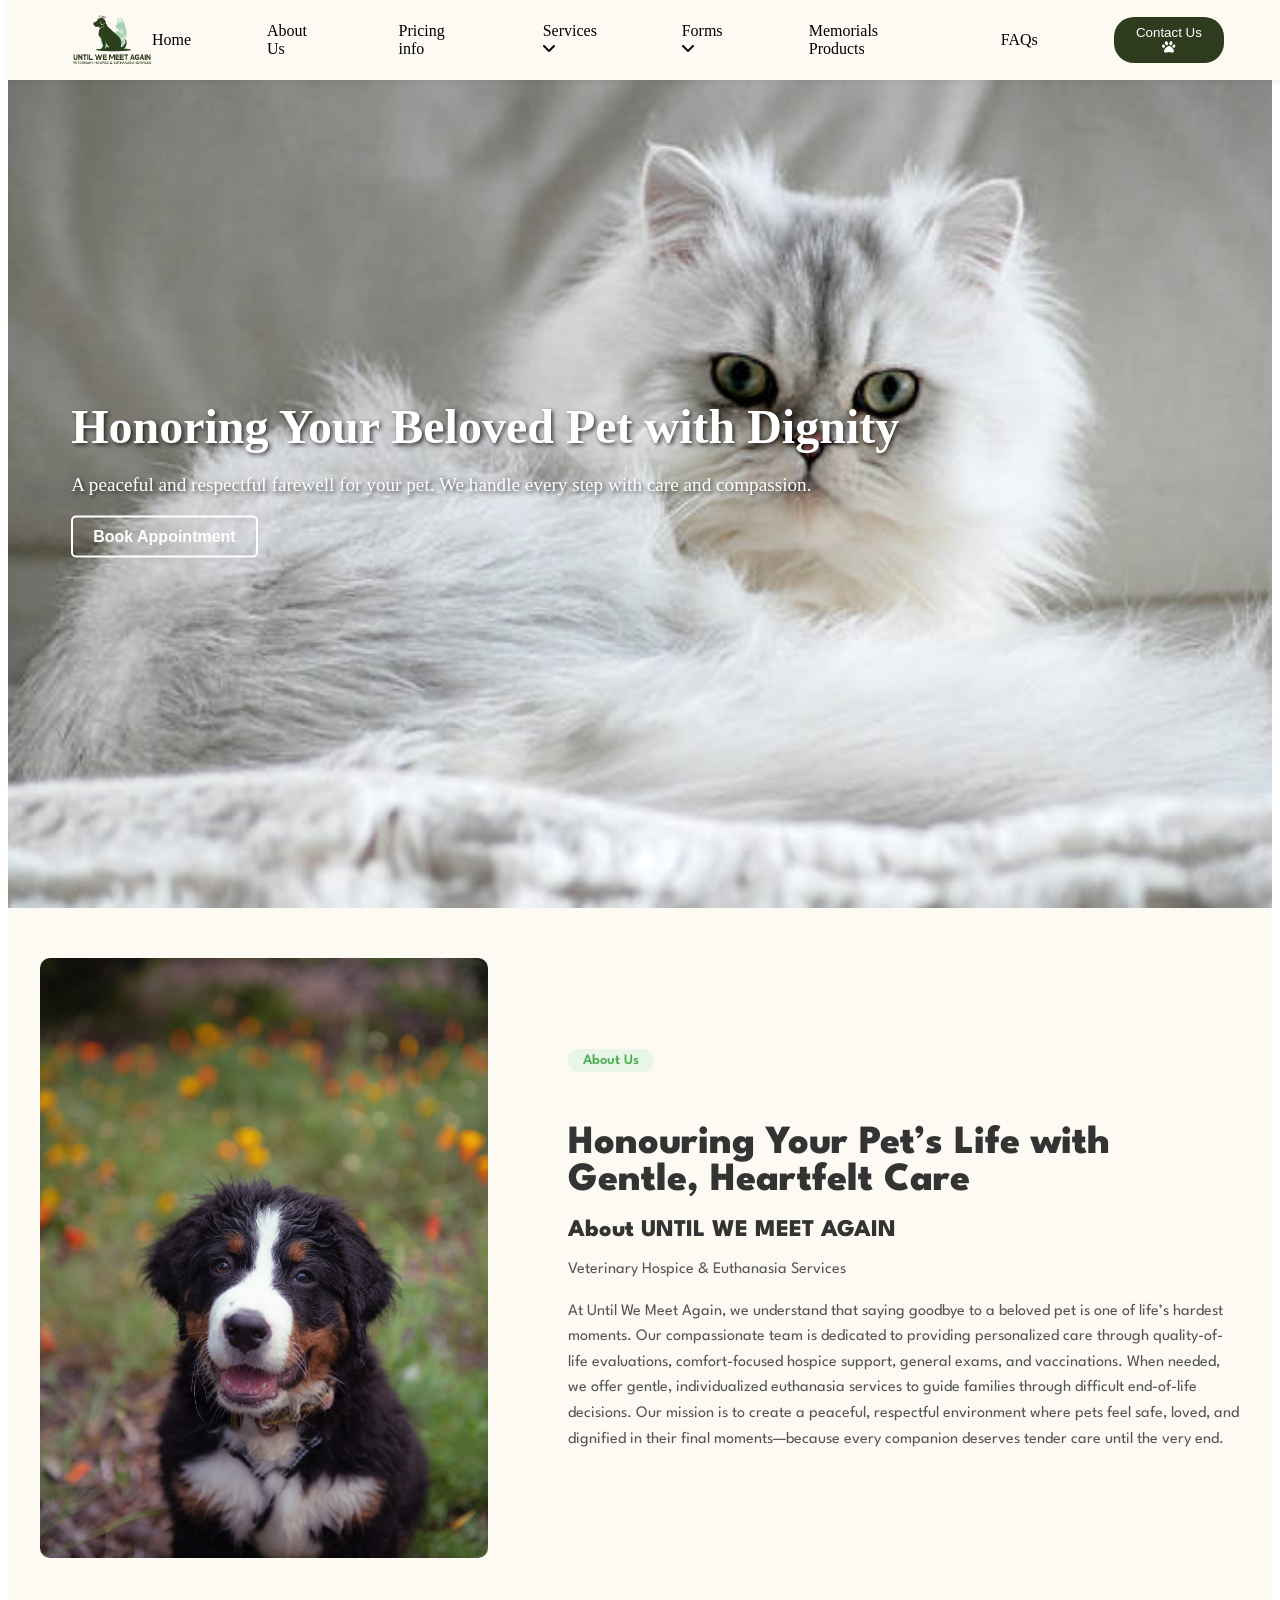
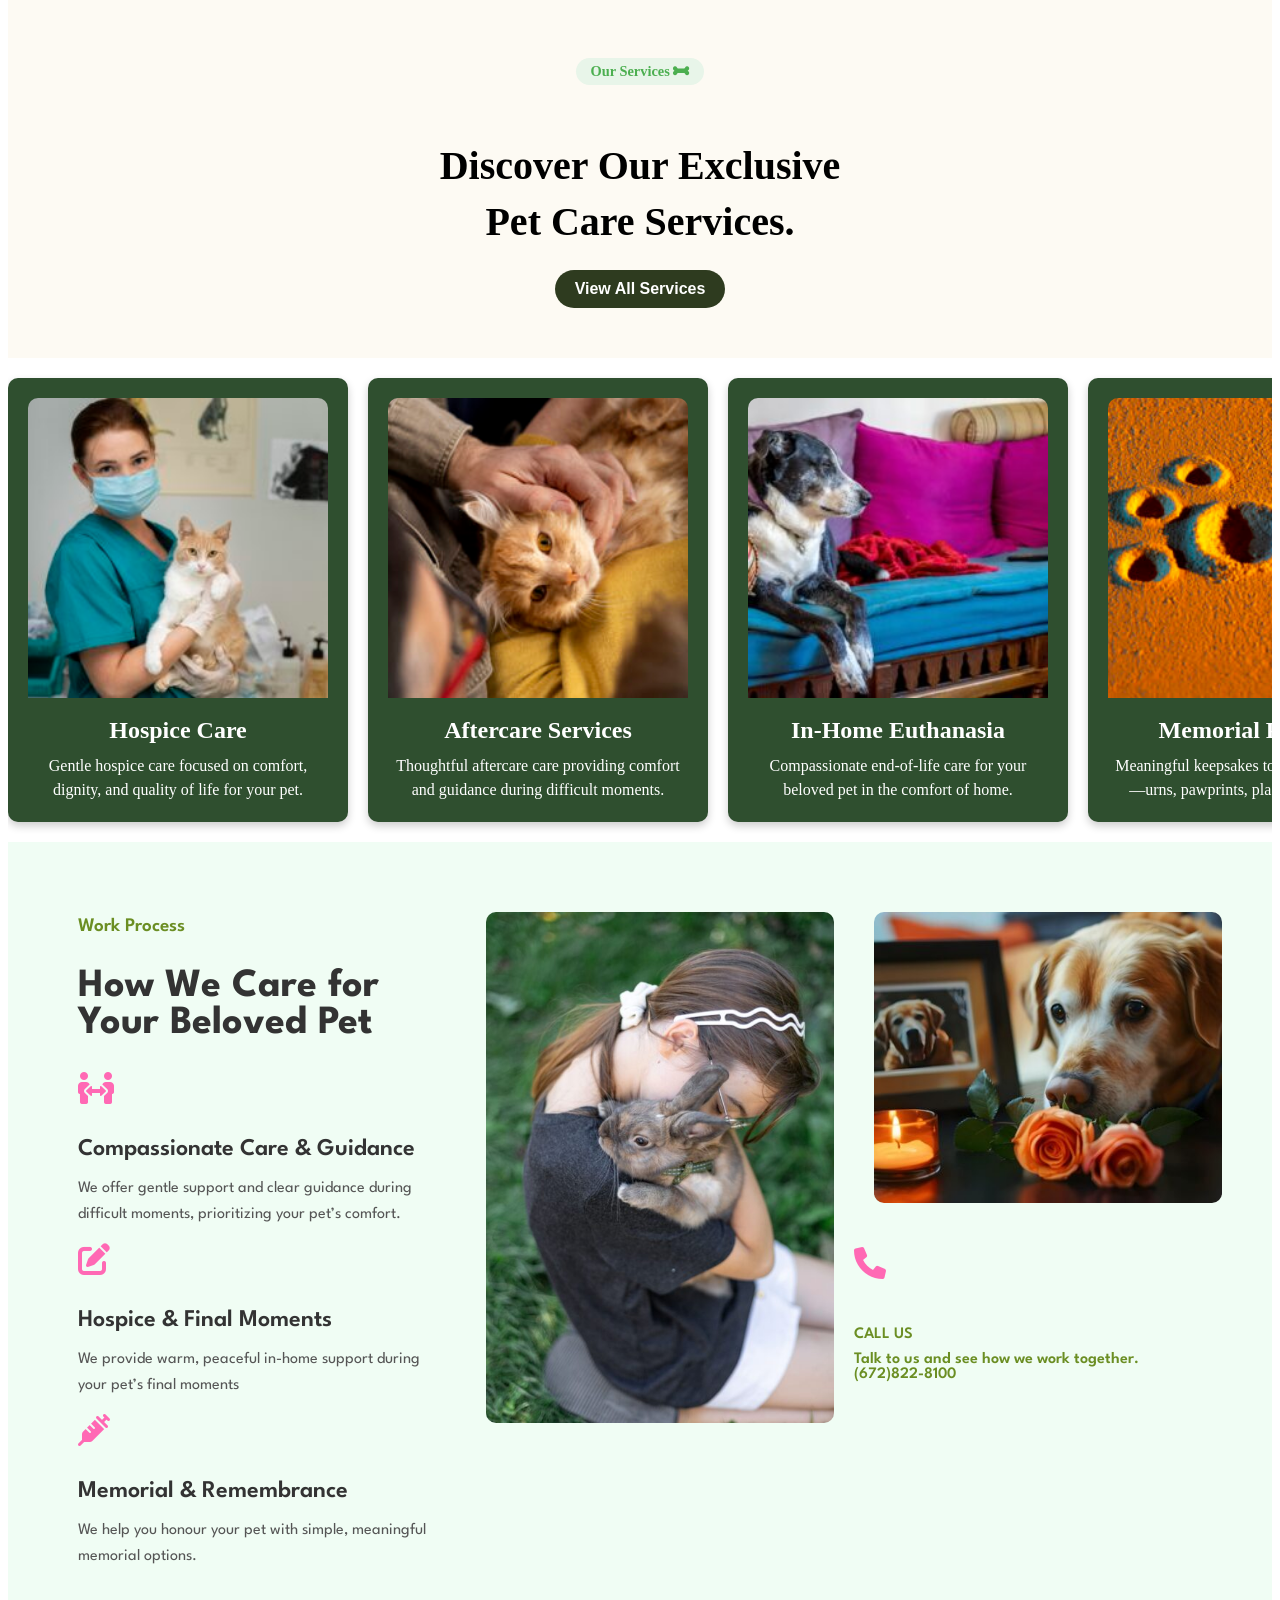
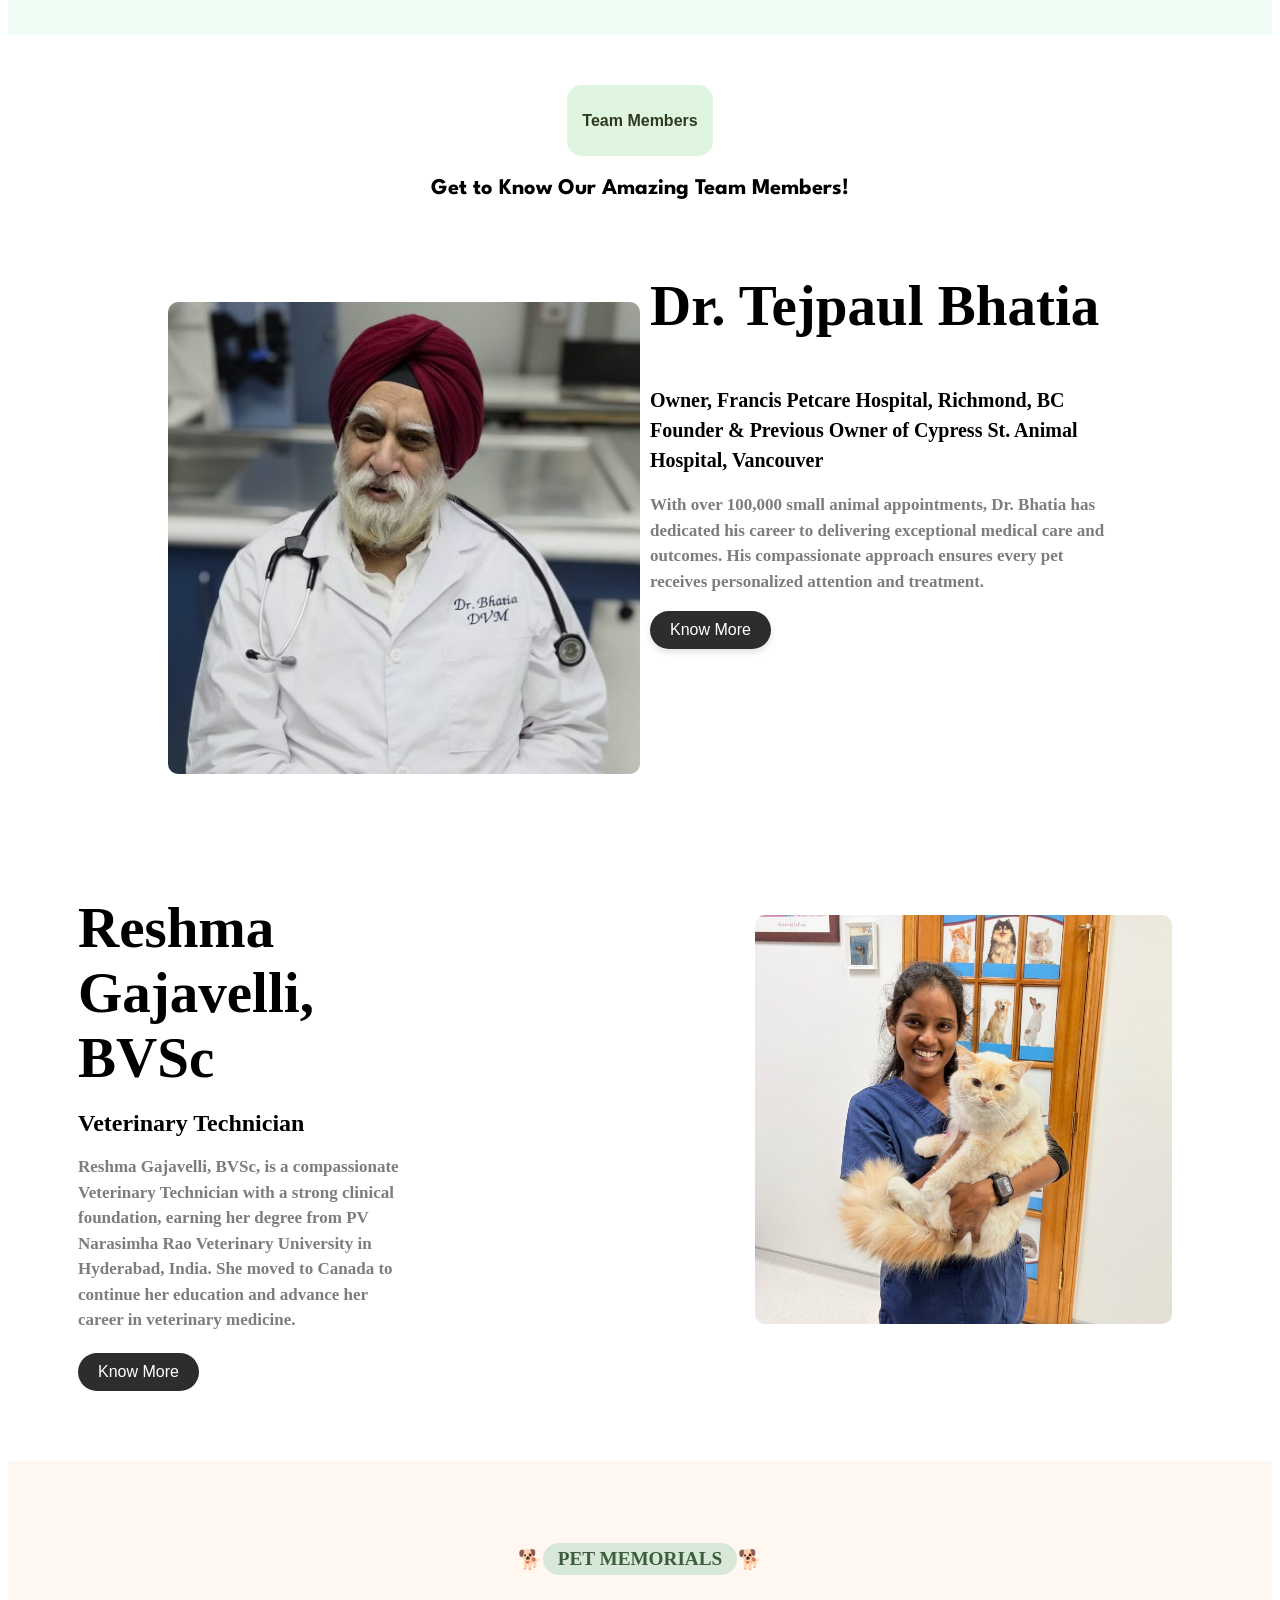
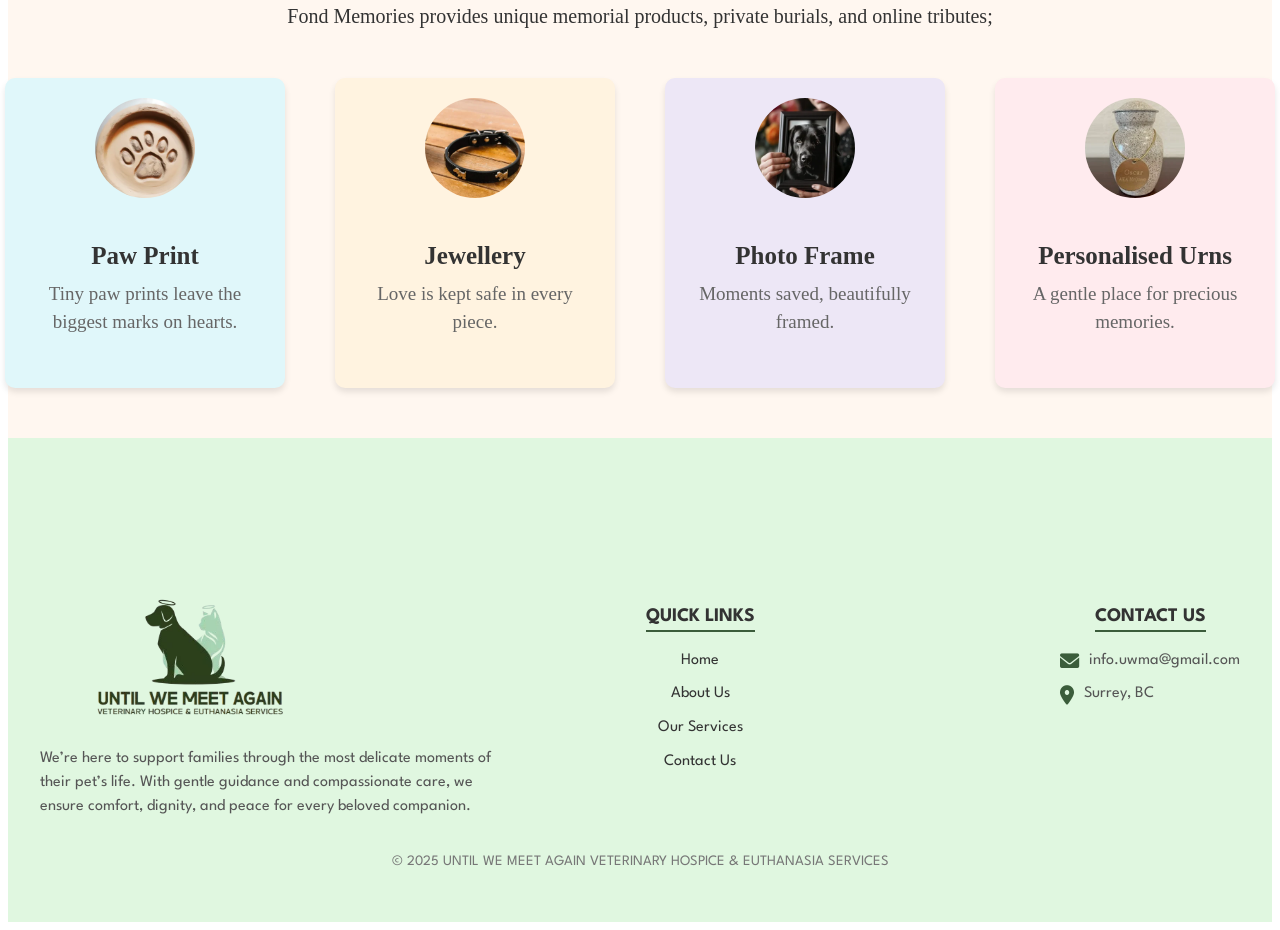
<file: cat/index.html>
<!DOCTYPE html>
<html lang="en">

<head>
    <meta charset="UTF-8">
    <meta name="viewport" content="width=device-width, initial-scale=1.0">
    <title>Document</title>
    <link rel="stylesheet" href="style.css">
    <link rel="stylesheet" href="https://cdn.jsdelivr.net/npm/@fortawesome/fontawesome-free@6.4.0/css/all.min.css">
    <link href="https://cdnjs.cloudflare.com/ajax/libs/font-awesome/6.0.0-beta3/css/all.min.css" rel="stylesheet">
</head>

<body>
    <i class="fa-solid fa-bars menu-toggle" onclick="toggleMenu()"></i>

    <!-- <section id="navbar">
        <div>
            <img src="logo.webp" alt="">
            <a href="index.html">Home</a>
            <a href="about.html">About Us</a>
            <a href="pricing.html">Pricing info</a>
            <a href="#">Services <i class="fa-solid fa-angle-down"></i></a>
            <a href="#">Forms <i class="fa-solid fa-angle-down"></i></a>
            <a href="memorialproducts.html">Memorials Products</a>
            <a href="faq.html">FAQs</a>
            <button onclick="location.href='contactus.html'">Contact Us<i class="fa-solid fa-paw"></i></button>
        </div>
    </section> -->

    <!-- <section id="navbar">
         <div class="nav-container">
         <img src="logo.webp" class="logo" alt=""> -->

    <!-- Hamburger -->
    <!-- <i class="fa-solid fa-bars menu-toggle" onclick="toggleMenu()"></i> -->

    <!-- Links -->
    <!-- <div class="nav-links" id="navLinks">
      <a href="index.html">Home</a>
      <a href="about.html">About Us</a>
      <a href="pricing.html">Pricing info</a>
      <a href="#">Services <i class="fa-solid fa-angle-down"></i></a>
      <a href="#">Forms <i class="fa-solid fa-angle-down"></i></a>
      <a href="memorialproducts.html">Memorials Products</a>
      <a href="faq.html">FAQs</a>
      <button style="width: fit-content;" onclick="location.href='contactus.html'">
        Contact Us <i class="fa-solid fa-paw"></i>
      </button>
    </div>
   </div>
</section> -->

   
     <section id="navbar">
    <div class="nav-container">
        <img src="logo.webp" class="logo" alt="Logo">

        <i class="fa-solid fa-bars menu-toggle" onclick="toggleMenu()"></i>

        <nav class="nav-links" id="navLinks">
            <a href="index.html">Home</a>
            <a href="about.html">About Us</a>
            <a href="pricing.html">Pricing info</a>
            <a href="#">Services <i class="fa-solid fa-angle-down"></i></a>
            <a href="#">Forms <i class="fa-solid fa-angle-down"></i></a>
            <a href="memorialproducts.html">Memorials Products</a>
            <a href="faq.html">FAQs</a>
            <button onclick="location.href='contactus.html'">
                Contact Us <i class="fa-solid fa-paw"></i>
            </button>
        </nav>
    </div>
</section>




      <section id="banner">
        <img src="cat.jpg" alt="Cat Image">
        <div class="banner-content">
            <h1>Honoring Your Beloved Pet with Dignity</h1>
            <p>A peaceful and respectful farewell for your pet. We handle every step with care and compassion.</p>
            <button>Book Appointment</button>
        </div>
    </section>

    <section id="doginfo">
        <div class="doginfo-container">
            <img src="dog.jpg" alt="Dog Image">
            <div class="doginfo-content">
                <span class="badge">About Us</span>
                <h1>Honouring Your Pet’s Life with Gentle, Heartfelt Care</h1>
                <h2>About UNTIL WE MEET AGAIN</h2>
                <p>Veterinary Hospice & Euthanasia Services</p>
                <p>At Until We Meet Again, we understand that saying goodbye to a beloved pet is one of life’s hardest
                    moments. Our compassionate team is dedicated to providing personalized care through quality-of-life
                    evaluations, comfort-focused hospice support, general exams, and vaccinations. When needed, we offer
                    gentle, individualized euthanasia services to guide families through difficult end-of-life
                    decisions. Our mission is to create a peaceful, respectful environment where pets feel safe, loved,
                    and dignified in their final moments—because every companion deserves tender care until the very
                    end.</p>
            </div>
        </div>
    </section>

    <section id="ourservices">
        <div class="discover">
            <span class="badge">Our Services <i class="fa-solid fa-bone"></i></span>
            <h1>Discover Our Exclusive<br>Pet Care Services.</h1>
            <button>View All Services</button>
        </div>
        <div class="cards">
            <div class="card-container">
                <div class="card1">
                    <img src="img1.jpg" alt="Hospice Care">
                    <h4>Hospice Care</h4>
                    <p>Gentle hospice care focused on comfort, dignity, and quality of life for your pet.</p>
                </div>
                <div class="card1">
                    <img src="img2.jpg" alt="Aftercare Services">
                    <h4>Aftercare Services</h4>
                    <p>Thoughtful aftercare care providing comfort and guidance during difficult moments.</p>
                </div>
                <div class="card1">
                    <img src="img3.jpg" alt="In-Home Euthanasia">
                    <h4>In-Home Euthanasia</h4>
                    <p>Compassionate end-of-life care for your beloved pet in the comfort of home.</p>
                </div>
                <div class="card1">
                    <img src="img4.jpg" alt="Memorial Products">
                    <h4>Memorial Products</h4>
                    <p>Meaningful keepsakes to remember your pet—urns, pawprints, plaques, and jewelry.</p>
                </div>
                <div class="card1">
                    <img src="img5.jpg" alt="In-Home Vet Care">
                    <h4>In-Home Vet Care</h4>
                    <p>Compassionate in-home veterinary care for your pet's comfort and well-being.</p>
                </div>
            </div>
    </section>

    <section id="girlwithrabbit">
        <div>
            <div>
                <h4>Work Process</h4>
                <h1>How We Care for Your Beloved Pet</h1>
            </div>
            <div>
                <i class="fa-sharp fa-solid fa-people-arrows"></i>
                <h3>Compassionate Care & Guidance</h3>
                <p>We offer gentle support and clear guidance during difficult moments, prioritizing your pet’s comfort.
                </p>
            </div>
            <div>
                <i class="fa-solid fa-pen-to-square"></i>
                <h3>Hospice & Final Moments</h3>
                <p>We provide warm, peaceful in-home support during your pet’s final moments</p>
            </div>
            <div>
                <i class="fa-solid fa-syringe"></i>
                <h3>Memorial & Remembrance</h3>
                <p>We help you honour your pet with simple, meaningful memorial options.</p>
            </div>
        </div>
        <div>
            <img src="girlwithrabbit.jpg" alt="">
        </div>
        <div>
            <img src="dogwithflower.jpeg" alt="">
            <div>
                <i class="fa-duotone fa-solid fa-phone"></i>
                <h6>CALL US</h6>
                <a href="#">Talk to us and see how we work together.(672)822-8100</a>
            </div>
        </div>
    </section>

    <section id="doctor">
        <div class="team">
            <h4>Team Members</h4>
        </div>
        <div class="team-member">
            <h3>Get to Know Our Amazing Team Members!</h3>
        </div>
        <div class="doctor-container">
            <div>
                <img src="doctor.jpg" alt="">
            </div>
            <div class="info">
                <h1>Dr. Tejpaul Bhatia</h1>
                <h2>Owner, Francis Petcare Hospital, Richmond, BC Founder & Previous Owner of Cypress St. Animal
                    Hospital, Vancouver</h2>
                <p>With over 100,000 small animal appointments, Dr. Bhatia has dedicated his career to delivering
                    exceptional medical care and outcomes. His compassionate approach ensures every pet receives
                    personalized attention and treatment.</p>
                <button>Know More</button>
            </div>
        </div>
    </section>

    <section id="doctor2">
        <div class="doctor-container">
            <div class="infoo">
                <h1>Reshma Gajavelli, BVSc</h1>
                <h2>Veterinary Technician</h2>
                <p>Reshma Gajavelli, BVSc, is a compassionate Veterinary Technician with a strong clinical foundation,
                    earning her degree from PV Narasimha Rao Veterinary University in Hyderabad, India. She moved to
                    Canada to continue her education and advance her career in veterinary medicine.</p>
                <button>Know More</button>
            </div>
            <img src="girldoctor.jpeg" alt="">
        </div>
    </section>

    <section id="memories">
        <div>
            <h5>Pet Memorials</h5>
            <h3>Fond Memories provides unique memorial products, private burials, and online tributes;</h3>
        </div>
        <div class="cards">
            <div class="card1">
                <img src="paw-img.webp" alt="">
                <h3>Paw Print</h3>
                <p>Tiny paw prints leave the biggest marks on hearts.</p>
            </div>
            <div class="card1">
                <img src="dog-jewellery.webp" alt="">
                <h3>Jewellery</h3>
                <p>Love is kept safe in every piece.</p>
            </div>
            <div class="card1">
                <img src="dog-frame.webp" alt="">
                <h3>Photo Frame</h3>
                <p>Moments saved, beautifully framed.</p>
            </div>
            <div class="card1">
                <img src="pot.webp" alt="">
                <h3>Personalised Urns</h3>
                <p>A gentle place for precious memories.</p>
            </div>
        </div>
    </section>

    <footer id="footer">
        <div class="footer-container">
            <div class="footer-logo">
                <img src="logo.webp" alt="Logo">
                <p>We’re here to support families through the most delicate moments of their pet’s life. With gentle
                    guidance and compassionate care, we ensure comfort, dignity, and peace for every beloved companion.
                </p>
            </div>
            <div class="footer-links">
                <h4>Quick Links</h4>
                <ul>
                    <li><a href="index.html">Home</a></li>
                    <li><a href="about.html">About Us</a></li>
                    <li><a href="services.html">Our Services</a></li>
                    <li><a href="contactus.html">Contact Us</a></li>
                </ul>
            </div>
            <div class="footer-contact">
                <h4>Contact Us</h4>
                <a href="#"><i class="fa fa-envelope"></i> info.uwma@gmail.com</a>
                <a href="#"><i class="fa fa-map-marker-alt"></i> Surrey, BC</a>
            </div>
        </div>
        <div class="footer-bottom">
            <p>© 2025 UNTIL WE MEET AGAIN VETERINARY HOSPICE & EUTHANASIA SERVICES</p>
        </div>
    </footer>
    <script src="script.js"></script>
</body>

</html>
</file>
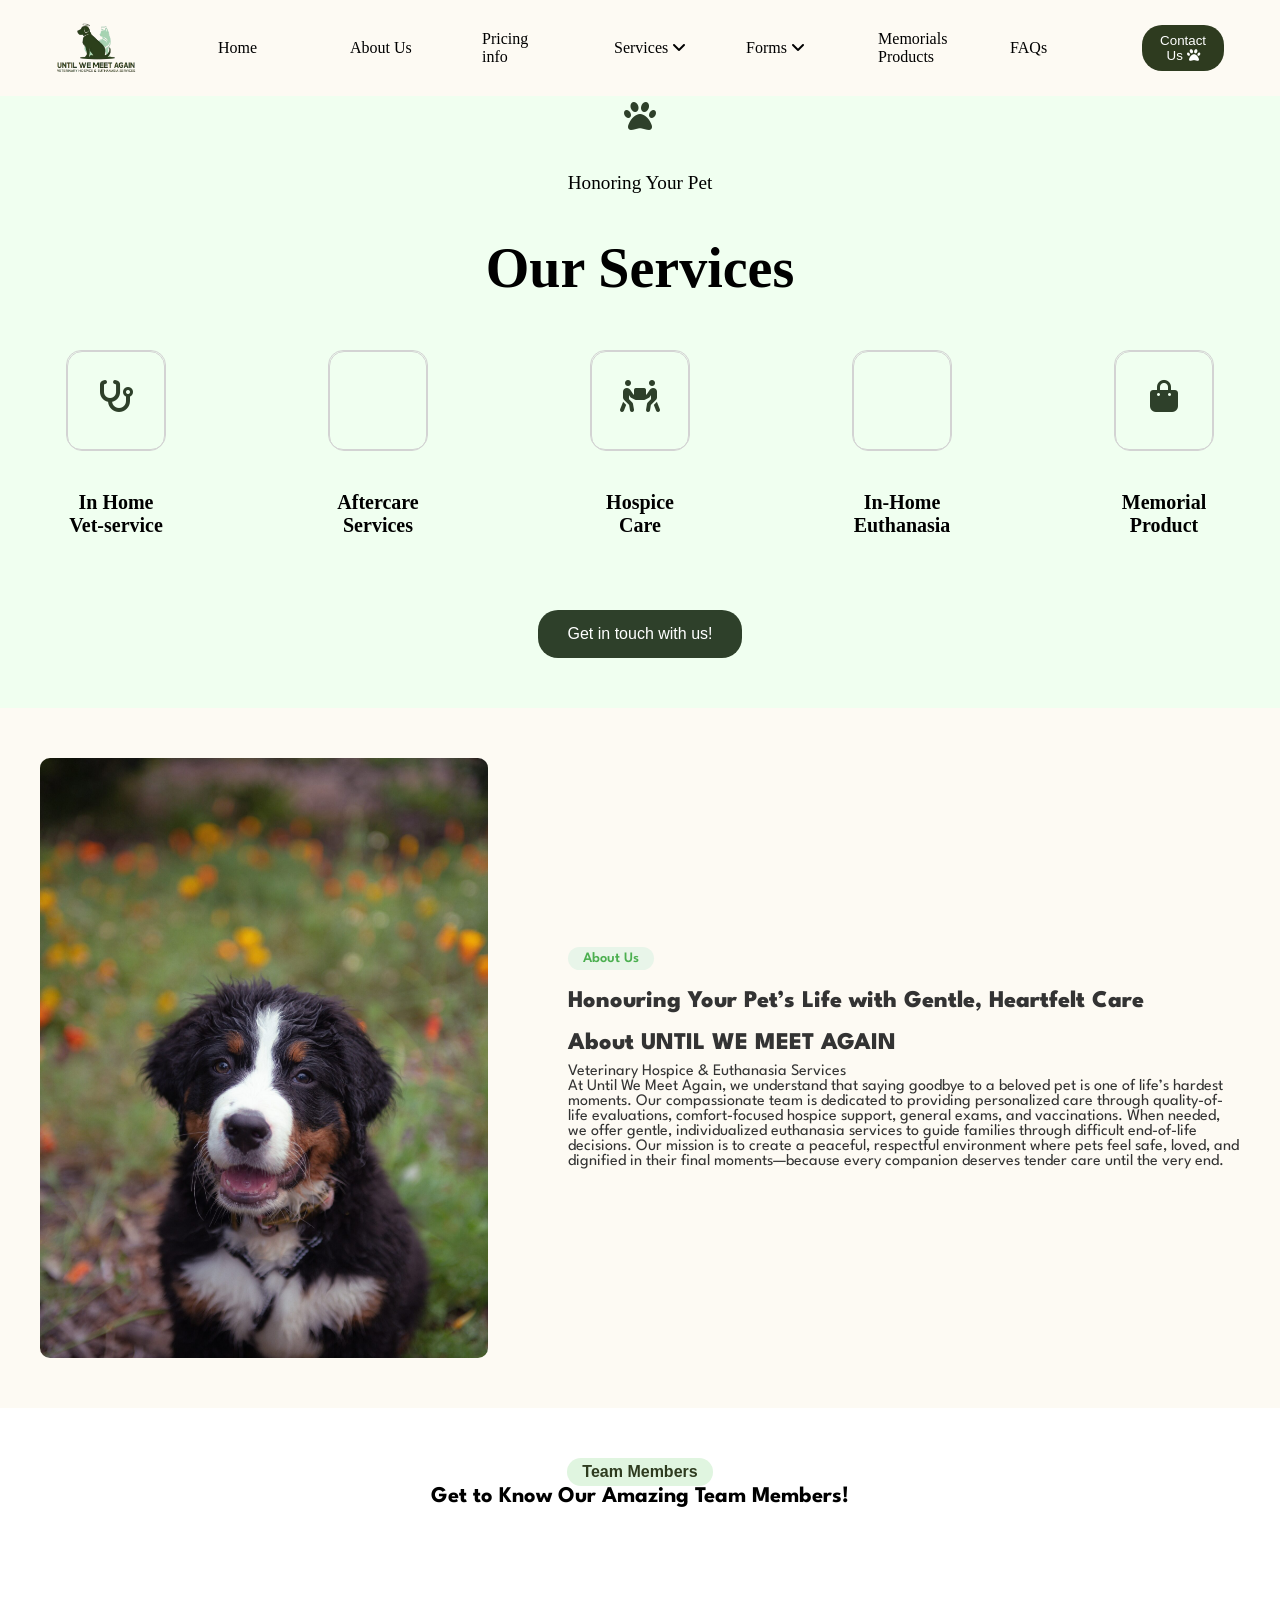
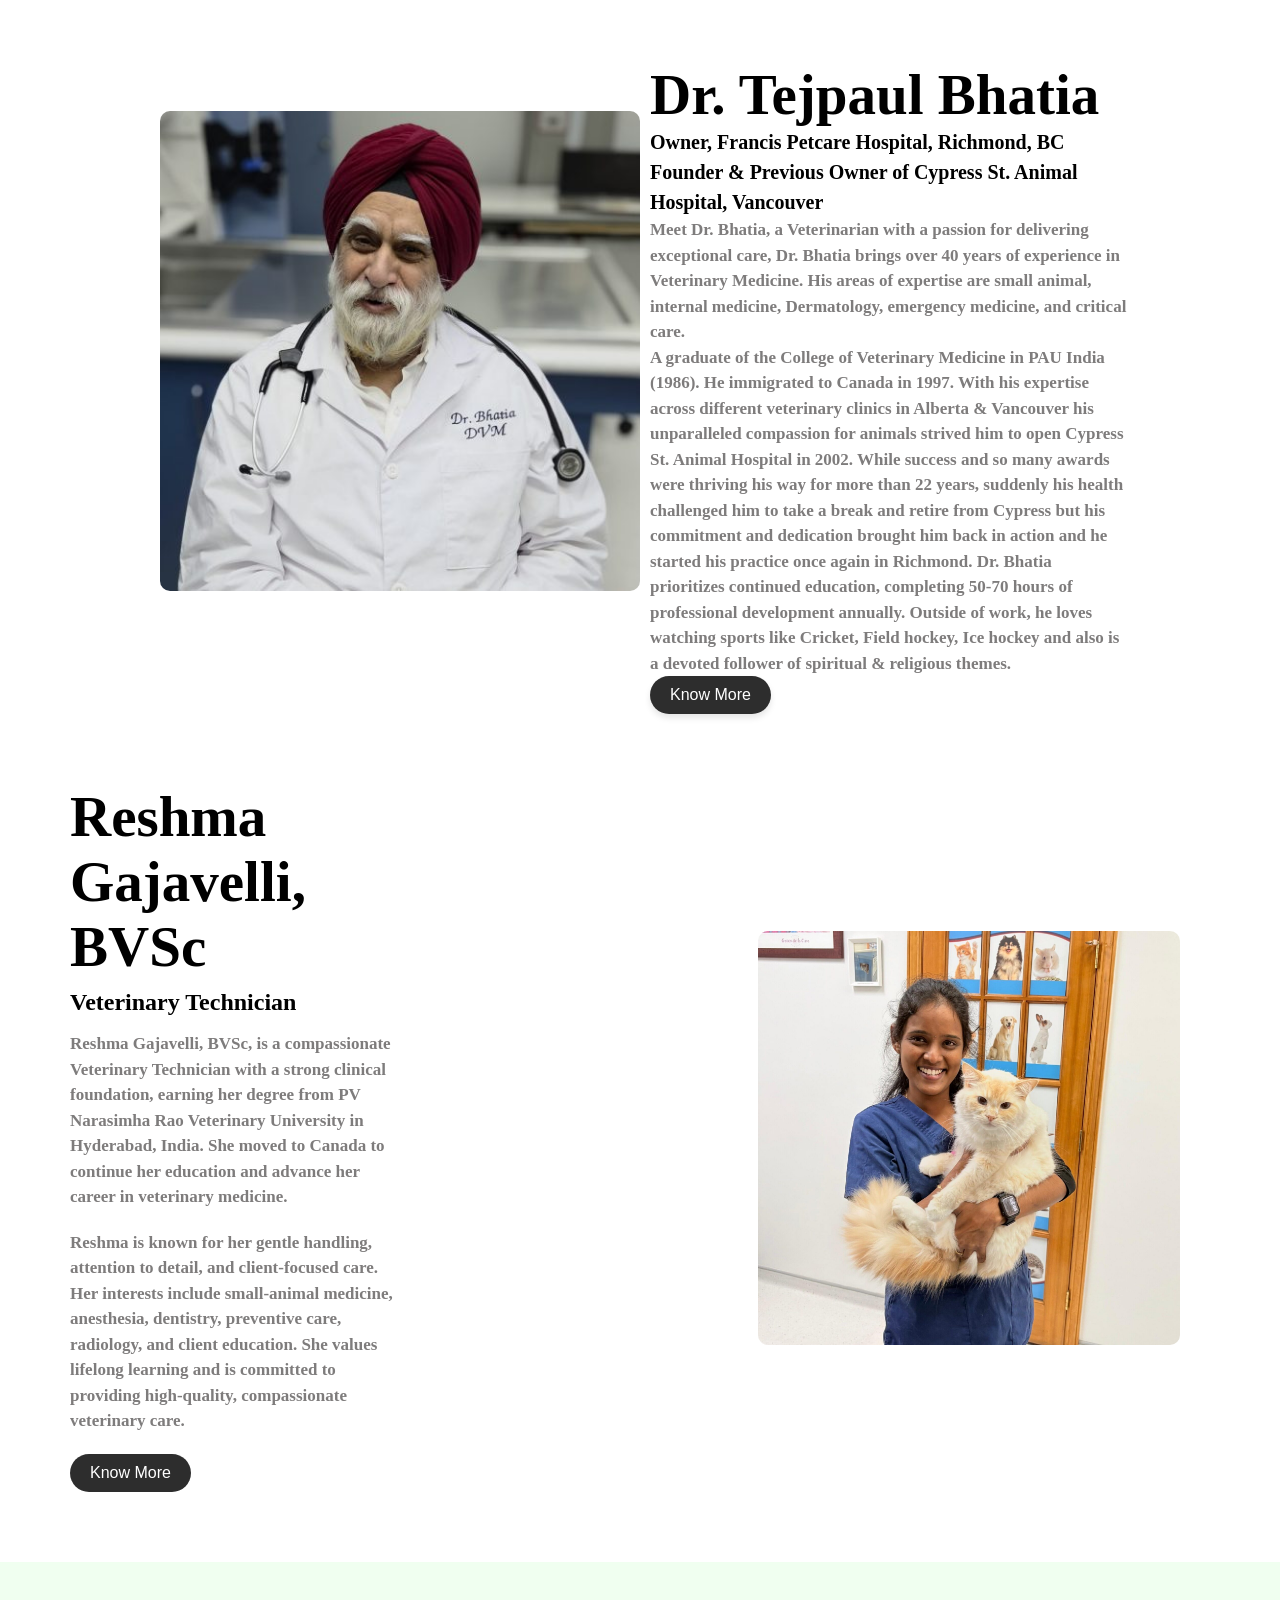
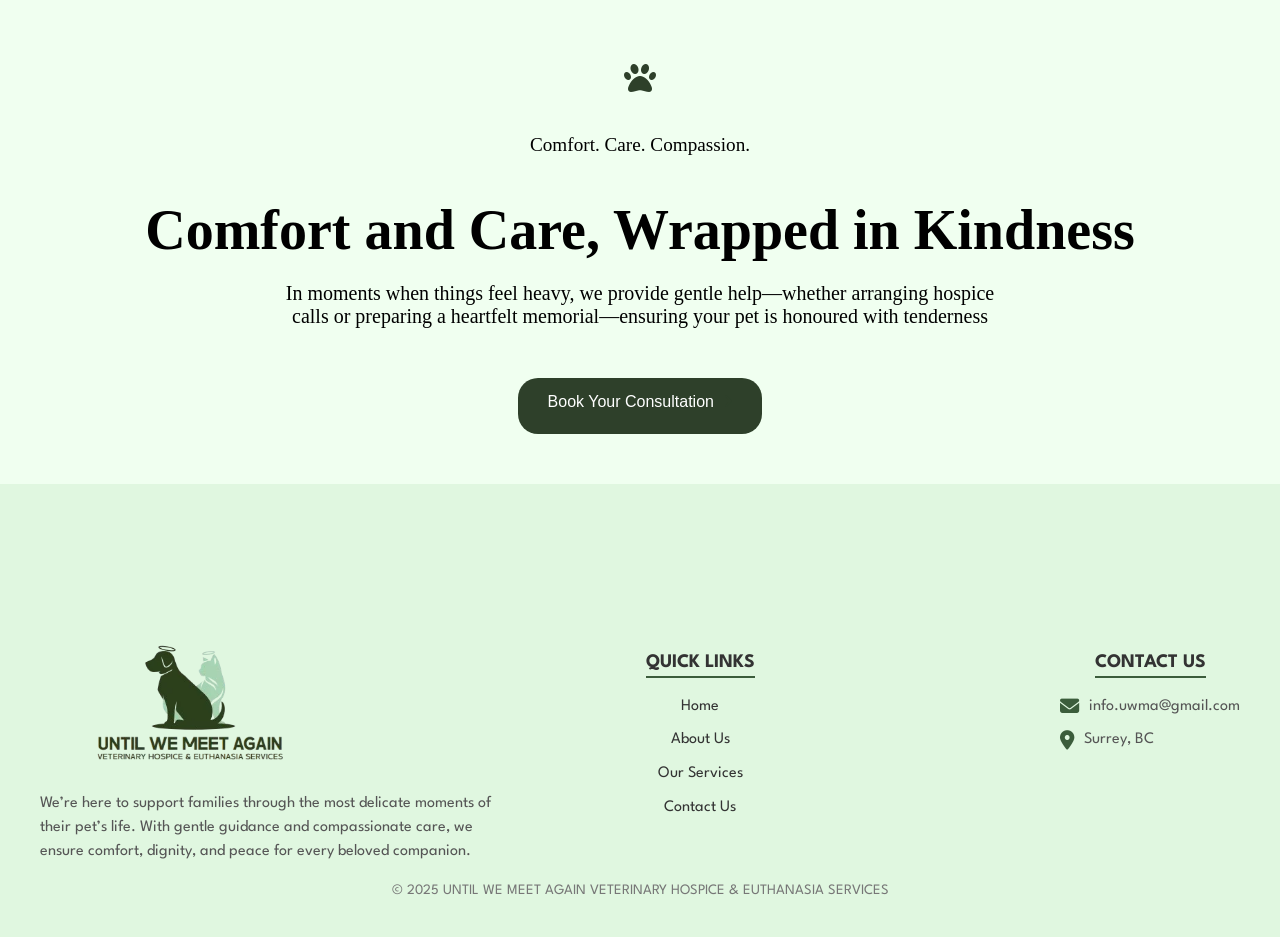
<file: cat/about.html>
<!DOCTYPE html>
<html lang="en">
<head>
    <meta charset="UTF-8">
    <meta name="viewport" content="width=device-width, initial-scale=1.0">
    <title>Document</title>
    <link rel="stylesheet" href="about.css">
    <link rel="stylesheet" href="https://cdn.jsdelivr.net/npm/@fortawesome/fontawesome-free@6.4.0/css/all.min.css">
    <link href="https://cdnjs.cloudflare.com/ajax/libs/font-awesome/6.4.0/css/all.min.css" rel="stylesheet">
</head>
<body>

    <!-- <section id="navbar">
    <div style="display: flex; align-items: center; justify-content: space-between; 
    padding-top: 15px; padding-bottom: 25px;">
        <img src="logo.webp" alt="Company Logo" style="height: 50px; margin-left: 100px;">
        <nav style="display: flex; gap: 70px; align-items: center; margin-right: 127px;">
            <a href="index.html" style="text-decoration: none; color: black;">Home</a>
            <a href="about.html" style="text-decoration: none; color: black;">About Us</a>
            <a href="pricing.html" style="text-decoration: none; color: black;">Pricing info</a>
            <a href="#" style="text-decoration: none; color: black;">Services <i class="fa-solid fa-angle-down"></i></a>
            <a href="#" style="text-decoration: none; color: black;">Forms <i class="fa-solid fa-angle-down"></i></a>
            <a href="memorialproducts.html" style="text-decoration: none; color: black;">Memorials Products</a>
            <a href="faq.html" style="text-decoration: none; color: black;">FAQs</a>
            <button onclick="location.href='contactus.html'" style="background-color: #2f4f2f; color: white; border: none; border-radius: 20px; padding: 10px 20px; font-size: 16px; cursor: pointer; display: flex; align-items: center;">
                Contact Us <i class="fa-solid fa-paw" style="margin-left: 8px;"></i>
            </button>
        </nav>
    </div>
    </section> -->


     <section id="navbar">
        <div class="nav-container">

    <img src="logo.webp" class="logo" alt="">

    <!-- Hamburger -->
    <i class="fa-solid fa-bars menu-toggle" onclick="toggleMenu()"></i>

    <!-- Links -->
    <div class="nav-links" id="navLinks" style="gap: 27px;">
      <a href="index.html">Home</a>
      <a href="about.html">About Us</a>
      <a href="pricing.html">Pricing info</a>
      <a href="#">Services <i class="fa-solid fa-angle-down"></i></a>
      <a href="#">Forms <i class="fa-solid fa-angle-down"></i></a>
      <a href="memorialproducts.html">Memorials Products</a>
      <a href="faq.html">FAQs</a>
      <button style="width: 43%; margin-right: 202px;" onclick="location.href='contactus.html'">
        Contact Us <i class="fa-solid fa-paw"></i>
      </button>
    </div>

  </div>
</section>

    <section id="services">
        <div class="icon-container">
            <i class="fa-solid fa-paw"></i>
            <p>Honoring Your Pet</p>
        </div>
        <h2 style="text-align: center; font-size: 3.5rem; font-weight: bold; margin-top: -8px; margin-bottom: 50px;">Our Services</h2>
        <div style="display: flex; justify-content: center; gap: 30px; flex-wrap: wrap;">
            <div style="text-align: center;">
                <div style="width: 100px; height: 100px; border: 1px solid #d3d3d3; border-radius: 15px; display: flex; align-items: center; justify-content: center; margin: 0 auto;">
                    <i class="fa-solid fa-stethoscope" style="font-size: 2rem;"></i>
                </div>
                <p style="font-weight: bold; margin-top: 10px;">In Home Vet-service</p>
            </div>
            <div style="text-align: center;">
                <div style="width: 100px; height: 100px; border: 1px solid #d3d3d3; border-radius: 15px; display: flex; align-items: center; justify-content: center; margin: 0 auto;">
                    <i class="fas fa-hands-holding-heart" style="font-size: 2rem;"></i>
                </div>
                <p style="font-weight: bold; margin-top: 10px;">Aftercare Services</p>
            </div>
            <div style="text-align: center;">
                <div style="width: 100px; height: 100px; border: 1px solid #d3d3d3; border-radius: 15px; display: flex; align-items: center; justify-content: center; margin: 0 auto;">
                    <i class="fa-solid fa-people-carry-box" style="font-size: 2rem;"></i>
                </div>
                <p style="font-weight: bold; margin-top: 10px;">Hospice Care</p>
            </div>
            <div style="text-align: center;">
                <div style="width: 100px; height: 100px; border: 1px solid #d3d3d3; border-radius: 15px; display: flex; align-items: center; justify-content: center; margin: 0 auto;">
                    <i class="fas fa-house-chimney-heart" style="font-size: 2rem;"></i>
                </div>
                <p style="font-weight: bold; margin-top: 10px;">In-Home Euthanasia</p>
            </div>
            <div style="text-align: center;">
                <div style="width: 100px; height: 100px; border: 1px solid #d3d3d3; border-radius: 15px; display: flex; align-items: center; justify-content: center; margin: 0 auto;">
                    <i class="fas fa-bag-shopping" style="font-size: 2rem;"></i>
                </div>
                <p style="font-weight: bold; margin-top: 10px;">Memorial Product</p>
            </div>
        </div>
        <div style="text-align: center; margin-top: 30px;">
            <button style="background-color: #2E402A; color: white; border: none; border-radius: 20px; padding: 15px 30px; font-size: 1rem; margin-top: 130px;">
                Get in touch with us!
            </button>
        </div>
    </section>

    <section id="doginfo">
        <div class="doginfo-container">
            <img src="dog.jpg" alt="Dog Image">
            <div class="doginfo-content">
                <span class="badge">About Us</span>
                <h1>Honouring Your Pet’s Life with Gentle, Heartfelt Care</h1>
                <h2>About UNTIL WE MEET AGAIN</h2>
                <p>Veterinary Hospice & Euthanasia Services</p>
                <p>At Until We Meet Again, we understand that saying goodbye to a beloved pet is one of life’s hardest
                    moments. Our compassionate team is dedicated to providing personalized care through quality-of-life
                    evaluations, comfort-focused hospice support, general exams, and vaccinations. When needed, we offer
                    gentle, individualized euthanasia services to guide families through difficult end-of-life
                    decisions. Our mission is to create a peaceful, respectful environment where pets feel safe, loved,
                    and dignified in their final moments—because every companion deserves tender care until the very
                    end.</p>
            </div>
        </div>
    </section>

    <section id="doctor">
        <div class="team">
            <h4>Team Members</h4>
        </div>
        <div class="team-member">
            <h3>Get to Know Our Amazing Team Members!</h3>
        </div>
        <div class="doctor-container">
            <div>
                <img src="doctor.jpg" alt="">
            </div>
            <div class="info">
                <h1>Dr. Tejpaul Bhatia</h1>
                <h2>Owner, Francis Petcare Hospital, Richmond, BC Founder & Previous Owner of Cypress St. Animal Hospital, Vancouver</h2>
                <p>Meet Dr. Bhatia, a Veterinarian with a passion for delivering exceptional care, Dr. Bhatia brings over 40 years of experience in Veterinary Medicine. His areas of expertise are small animal, internal medicine, Dermatology, emergency medicine, and critical care.</p>
                <p>A graduate of the College of Veterinary Medicine in PAU India (1986). He immigrated to Canada in 1997. With his expertise across different veterinary clinics in Alberta & Vancouver his unparalleled compassion for animals strived him to open Cypress St. Animal Hospital in 2002. While success and so many awards were thriving his way for more than 22 years, suddenly his health challenged him to take a break and retire from Cypress but his commitment and dedication brought him back in action and he started his practice once again in Richmond. Dr. Bhatia prioritizes continued education, completing 50-70 hours of professional development annually. Outside of work, he loves watching sports like Cricket, Field hockey, Ice hockey and also is a devoted follower of spiritual & religious themes.</p>
                <button>Know More</button>
            </div>
        </div>
    </section>

    <section id="doctor2">
        <div class="doctor-container">
            <div class="infoo">
                <h1>Reshma Gajavelli, BVSc</h1>
                <h2>Veterinary Technician</h2>
                <p>Reshma Gajavelli, BVSc, is a compassionate Veterinary Technician with a strong clinical foundation, earning her degree from PV Narasimha Rao Veterinary University in Hyderabad, India. She moved to Canada to continue her education and advance her career in veterinary medicine.</p>
                <p>Reshma is known for her gentle handling, attention to detail, and client-focused care. Her interests include small-animal medicine, anesthesia, dentistry, preventive care, radiology, and client education. She values lifelong learning and is committed to providing high-quality, compassionate veterinary care.</p>
                <button>Know More</button>
            </div>
            <img src="girldoctor.jpeg" alt="">
        </div>
    </section>

    <section id="services">
        <div class="icon-container">
            <i class="fa-solid fa-paw"></i>
            <p>Comfort. Care. Compassion.</p>
        </div>
        <h2 style="text-align: center; font-size: 3.5rem; font-weight: bold; margin-top: -8px; margin-bottom: 50px;">Comfort and Care, Wrapped in Kindness</h2>
        <p>In moments when things feel heavy, we provide gentle help—whether arranging hospice <br> calls or preparing a heartfelt memorial—ensuring your pet is honoured with tenderness</p>
        <div style="text-align: center; margin-top: 30px;">
            <button style="background-color: #2E402A; color: white; border: none; border-radius: 20px; padding: 15px 30px; font-size: 1rem; margin-top: 20px;">
                Book Your Consultation <i class="fa-solid fa-arrow-right"></i>
            </button>
        </div>
    </section>

    <footer id="footer">
        <div class="footer-container">
            <div class="footer-logo">
                <img src="logo.webp" alt="Logo">
                <p>We’re here to support families through the most delicate moments of their pet’s life. With gentle guidance and compassionate care, we ensure comfort, dignity, and peace for every beloved companion.</p>
            </div>
            <div class="footer-links">
                <h4>Quick Links</h4>
                <ul>
                    <li><a href="index.html">Home</a></li>
                    <li><a href="about.html">About Us</a></li>
                    <li><a href="services.html">Our Services</a></li>
                    <li><a href="contactus.html">Contact Us</a></li>
                </ul>
            </div>
            <div class="footer-contact">
                <h4>Contact Us</h4>
                <a href="#"><i class="fa fa-envelope"></i> info.uwma@gmail.com</a>
                <a href="#"><i class="fa fa-map-marker-alt"></i> Surrey, BC</a>
            </div>
        </div>
        <div class="footer-bottom">
            <p>© 2025 UNTIL WE MEET AGAIN VETERINARY HOSPICE & EUTHANASIA SERVICES</p>
        </div>
    </footer>
    <script src="script.js"></script>
</body>
</html>
</file>
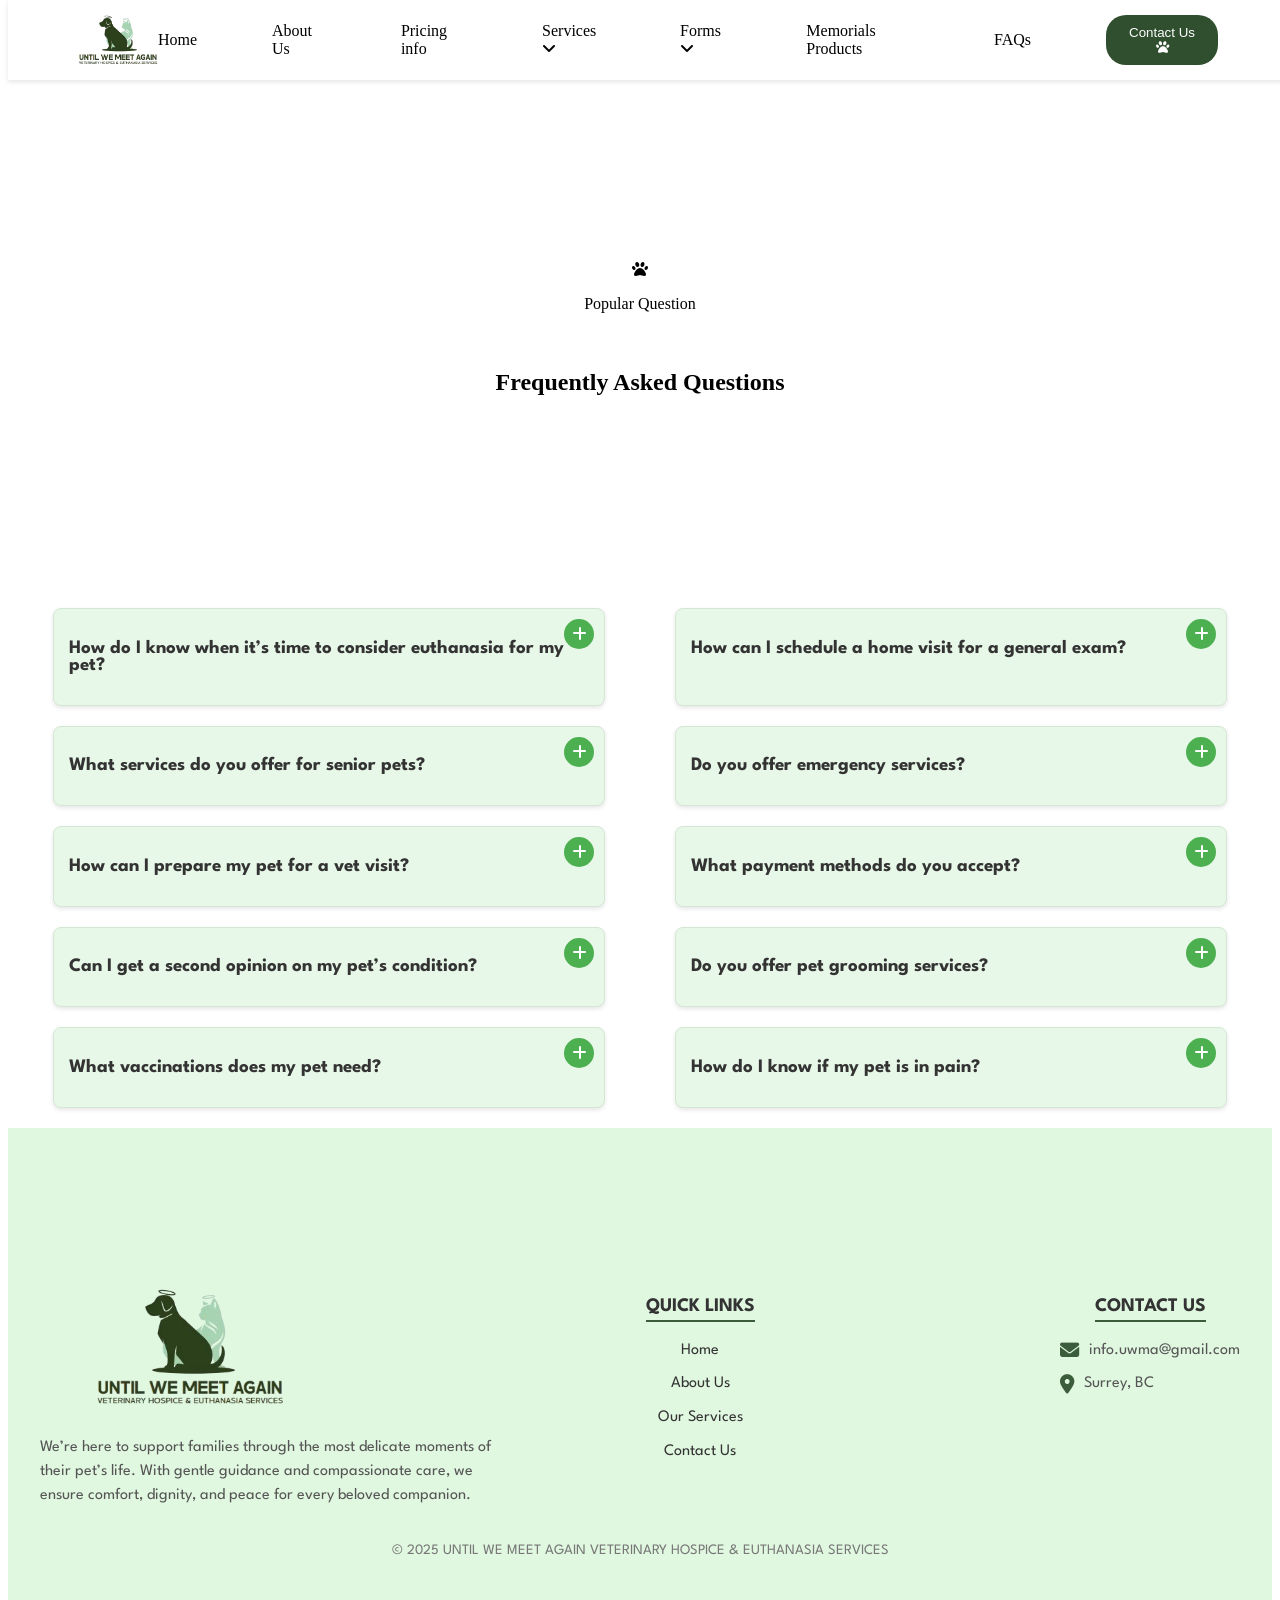
<file: cat/faq.html>
<!DOCTYPE html>
<html lang="en">
<head>
    <meta charset="UTF-8">
    <meta name="viewport" content="width=device-width, initial-scale=1.0">
    <title>Document</title>
    <link rel="stylesheet" href="faq.css">
    <link rel="stylesheet" href="https://cdn.jsdelivr.net/npm/@fortawesome/fontawesome-free@6.4.0/css/all.min.css">
</head>
<body>
  
    <!-- <section id="navbar">
    <div style="display: flex; align-items: center; justify-content: space-between; 
    padding-top: 15px; padding-bottom: 25px;">
        <img src="logo.webp" alt="Company Logo" style="height: 50px; margin-left: 100px;">
        <nav style="display: flex; gap: 70px; align-items: center; margin-right: 127px;">
            <a href="index.html" style="text-decoration: none; color: black;">Home</a>
            <a href="about.html" style="text-decoration: none; color: black;">About Us</a>
            <a href="pricing.html" style="text-decoration: none; color: black;">Pricing info</a>
            <a href="#" style="text-decoration: none; color: black;">Services <i class="fa-solid fa-angle-down"></i></a>
            <a href="#" style="text-decoration: none; color: black;">Forms <i class="fa-solid fa-angle-down"></i></a>
            <a href="memorialproducts.html" style="text-decoration: none; color: black;">Memorials Products</a>
            <a href="faq.html" style="text-decoration: none; color: black;">FAQs</a>
            <button onclick="location.href='contactus.html'" style="background-color: #2f4f2f; color: white; border: none; border-radius: 20px; padding: 10px 20px; font-size: 16px; cursor: pointer; display: flex; align-items: center;">
                Contact Us <i class="fa-solid fa-paw" style="margin-left: 8px;"></i>
            </button>
        </nav>
    </div>
    </section> -->

    <section id="navbar">
  <div class="nav-container">
    
    <img src="logo.webp" class="logo" alt="Company Logo">

    <!-- Hamburger -->
    <div class="hamburger" onclick="toggleMenu()">
      <i class="fa-solid fa-bars"></i>
    </div>

    <!-- Nav Links -->
    <nav id="navLinks">
      <a style="text-decoration: none; color: black;" href="index.html">Home</a>
      <a style="text-decoration: none; color: black;" href="about.html">About Us</a>
      <a style="text-decoration: none; color: black;" href="pricing.html">Pricing info</a>
      <a style="text-decoration: none; color: black;" href="#">Services <i class="fa-solid fa-angle-down"></i></a>
      <a style="text-decoration: none; color: black;" href="#">Forms <i class="fa-solid fa-angle-down"></i></a>
      <a style="text-decoration: none; color: black;" href="memorialproducts.html">Memorials Products</a>
      <a style="text-decoration: none; color: black;" href="faq.html">FAQs</a>

      <button onclick="location.href='contactus.html'" class="contact-btn">
        Contact Us <i class="fa-solid fa-paw"></i>
      </button>
    </nav>

  </div>
</section>


    <!-- <section id="text">
        <div style="margin-top: 171px;">
            <i class="fa-solid fa-paw"></i>
            <p style="font-size: 18px;">Popular Question</p>
        </div>
        <div>
            <h1 style="margin-top: -18px; font-size: 68px;">Frequently Asked Questions</h1>
        </div>
    </section> -->

      
    <section id="text">
    <div class="hero-subtext">
        <i class="fa-solid fa-paw"></i>
        <p>Popular Question</p>
    </div>
    <div class="hero-title">
        <h1>Frequently Asked Questions</h1>
    </div>
</section>


    <section id="questions">
        <div style="display: flex; gap: 20px;">
            <div class="question">
                <h2 onclick="toggleAnswer(this)" style="font-size: 19px;">How do I know when it’s time to consider euthanasia for my pet? <i class="fa-solid fa-plus"></i></h2>
                <p class="answer" style="display: none;">Our veterinarians assess your pet’s comfort, mobility, and quality of life to help guide you toward a compassionate decision.</p>
            </div>
            <div class="question">
                <h2 onclick="toggleAnswer(this)" style="font-size: 19px;">How can I schedule a home visit for a general exam? <i class="fa-solid fa-plus"></i></h2>
                <p class="answer" style="display: none;">You can schedule a home visit by contacting our office directly or using our online appointment system.</p>
            </div>
        </div>
        <div style="display: flex; gap: 20px;">
            <div class="question">
                <h2 onclick="toggleAnswer(this)" style="font-size: 19px;">What services do you offer for senior pets? <i class="fa-solid fa-plus"></i></h2>
                <p class="answer" style="display: none;">We provide specialized care plans tailored to the needs of senior pets, including pain management and mobility support.</p>
            </div>
            <div class="question">
                <h2 onclick="toggleAnswer(this)" style="font-size: 19px;">Do you offer emergency services? <i class="fa-solid fa-plus"></i></h2>
                <p class="answer" style="display: none;">Yes, we offer 24/7 emergency services to ensure your pet receives immediate care when needed.</p>
            </div>
        </div>
        <div style="display: flex; gap: 20px;">
            <div class="question">
                <h2 onclick="toggleAnswer(this)" style="font-size: 19px;">How can I prepare my pet for a vet visit? <i class="fa-solid fa-plus"></i></h2>
                <p class="answer" style="display: none;">Ensure your pet is calm and comfortable, and bring any medical records or medications they are currently taking.</p>
            </div>
            <div class="question">
                <h2 onclick="toggleAnswer(this)" style="font-size: 19px;">What payment methods do you accept? <i class="fa-solid fa-plus"></i></h2>
                <p class="answer" style="display: none;">We accept cash, credit cards, and online payments for your convenience.</p>
            </div>
        </div>
        <div style="display: flex; gap: 20px;">
            <div class="question">
                <h2 onclick="toggleAnswer(this)" style="font-size: 19px;">Can I get a second opinion on my pet’s condition? <i class="fa-solid fa-plus"></i></h2>
                <p class="answer" style="display: none;">Absolutely, we encourage second opinions to ensure the best care for your pet.</p>
            </div>
            <div class="question">
                <h2 onclick="toggleAnswer(this)" style="font-size: 19px;">Do you offer pet grooming services? <i class="fa-solid fa-plus"></i></h2>
                <p class="answer" style="display: none;">Yes, we provide grooming services tailored to your pet’s specific needs.</p>
            </div>
        </div>
        <div style="display: flex; gap: 20px;">
            <div class="question">
                <h2 onclick="toggleAnswer(this)" style="font-size: 19px;">What vaccinations does my pet need? <i class="fa-solid fa-plus"></i></h2>
                <p class="answer" style="display: none;">Vaccination requirements vary by pet type and age; our team can provide a personalized vaccination schedule.</p>
            </div>
            <div class="question">
                <h2 onclick="toggleAnswer(this)" style="font-size: 19px;">How do I know if my pet is in pain? <i class="fa-solid fa-plus"></i></h2>
                <p class="answer" style="display: none;">Look for signs such as limping, changes in behavior, or vocalizations, and consult our veterinarians for an assessment.</p>
            </div>
        </div>
    </section>

    <footer id="footer">
        <div class="footer-container">
            <div class="footer-logo">
                <img src="logo.webp" alt="Logo">
                <p>We’re here to support families through the most delicate moments of their pet’s life. With gentle guidance and compassionate care, we ensure comfort, dignity, and peace for every beloved companion.</p>
            </div>
            <div class="footer-links">
                <h4>Quick Links</h4>
                <ul>
                    <li><a href="index.html">Home</a></li>
                    <li><a href="about.html">About Us</a></li>
                    <li><a href="services.html">Our Services</a></li>
                    <li><a href="contactus.html">Contact Us</a></li>
                </ul>
            </div>
            <div class="footer-contact">
                <h4>Contact Us</h4>
                <a href="#"><i class="fa fa-envelope"></i> info.uwma@gmail.com</a>
                <a href="#"><i class="fa fa-map-marker-alt"></i> Surrey, BC</a>
            </div>
        </div>
        <div class="footer-bottom">
            <p>© 2025 UNTIL WE MEET AGAIN VETERINARY HOSPICE & EUTHANASIA SERVICES</p>
        </div>
    </footer>
    <script src="script.js"></script>
</body>
</html>
</file>
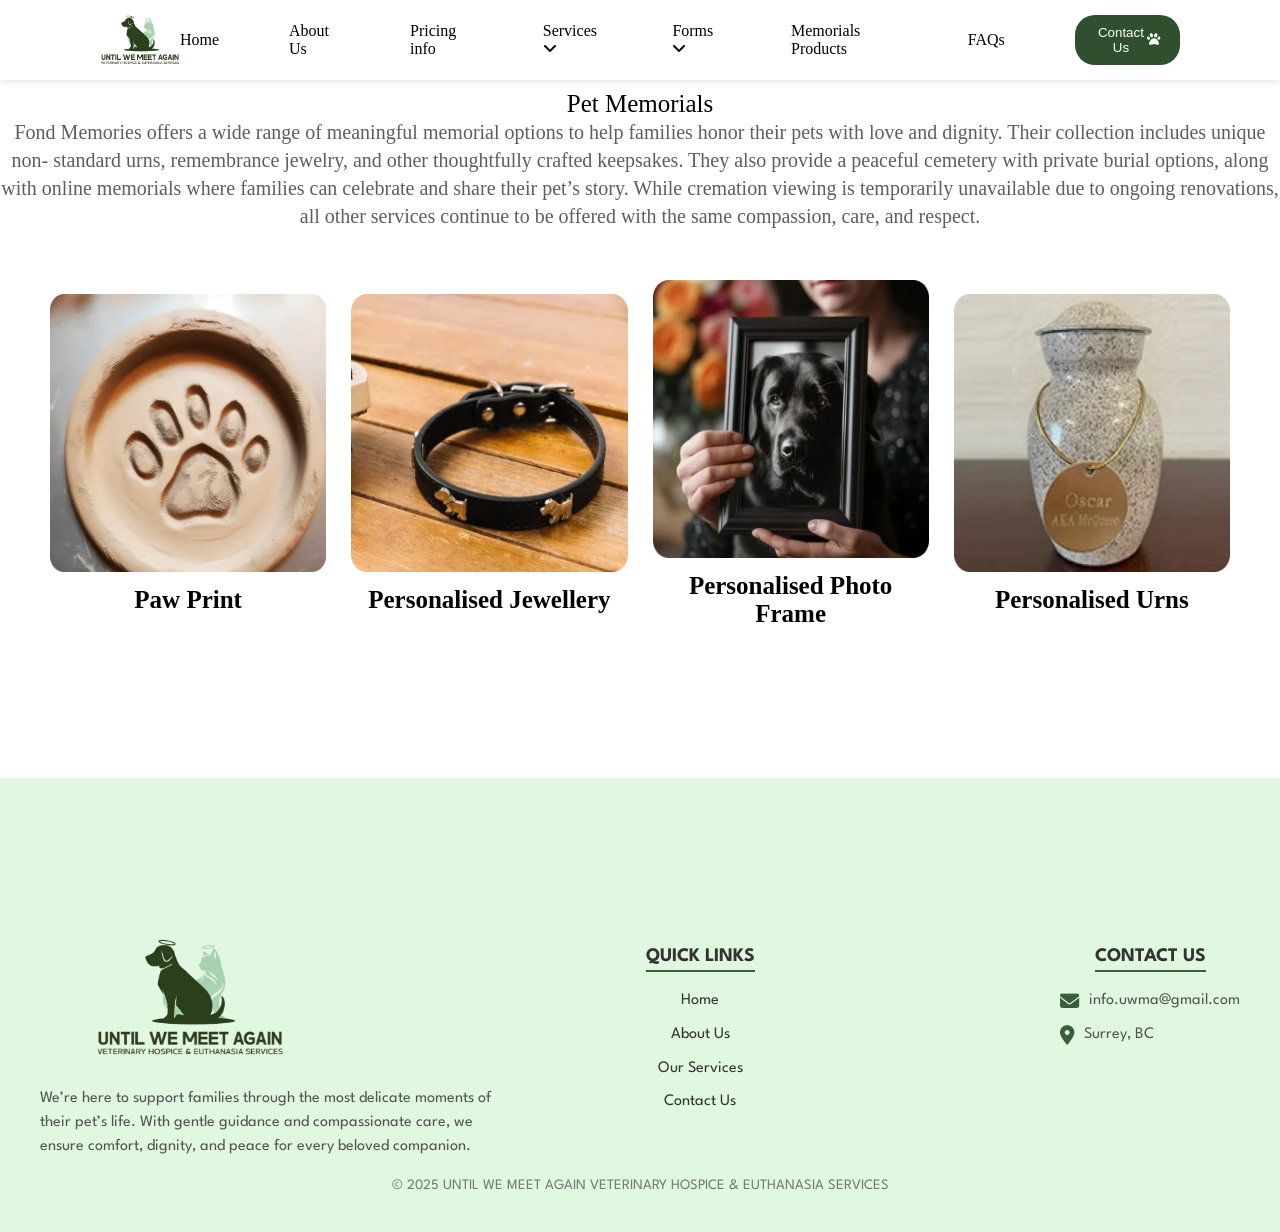
<file: cat/memorialproducts.html>
<!DOCTYPE html>
<html lang="en">
<head>
    <meta charset="UTF-8">
    <meta name="viewport" content="width=device-width, initial-scale=1.0">
    <title>Document</title>
    <link rel="stylesheet" href="memorialproducts.css">
    <link rel="stylesheet" href="https://cdn.jsdelivr.net/npm/@fortawesome/fontawesome-free@6.4.0/css/all.min.css">
    <link href="https://cdnjs.cloudflare.com/ajax/libs/font-awesome/6.4.0/css/all.min.css" rel="stylesheet">
</head>
<body>

    <!-- <section id="navbar">
    <div style="display: flex; align-items: center; justify-content: space-between; 
    padding-top: 15px; padding-bottom: 25px;">
        <img src="logo.webp" alt="Company Logo" style="height: 50px; margin-left: 100px;">
        <nav style="display: flex; gap: 70px; align-items: center; margin-right: 127px;">
            <a href="index.html" style="text-decoration: none; color: black;">Home</a>
            <a href="about.html" style="text-decoration: none; color: black;">About Us</a>
            <a href="pricing.html" style="text-decoration: none; color: black;">Pricing info</a>
            <a href="#" style="text-decoration: none; color: black;">Services <i class="fa-solid fa-angle-down"></i></a>
            <a href="#" style="text-decoration: none; color: black;">Forms <i class="fa-solid fa-angle-down"></i></a>
            <a href="memorialproducts.html" style="text-decoration: none; color: black;">Memorials Products</a>
            <a href="faq.html" style="text-decoration: none; color: black;">FAQs</a>
            <button onclick="location.href='contactus.html'" style="background-color: #2f4f2f; color: white; border: none; border-radius: 20px; padding: 10px 20px; font-size: 16px; cursor: pointer; display: flex; align-items: center;">
                Contact Us <i class="fa-solid fa-paw" style="margin-left: 8px;"></i>
            </button>
        </nav>
    </div>
    </section> -->
  
     <section id="navbar">
  <div class="nav-wrapper">

    <!-- LOGO -->
    <img src="logo.webp" class="logo">

    <!-- HAMBURGER -->
    <div class="hamburger" onclick="toggleMenu()">
      <i class="fa-solid fa-bars"></i>
    </div>

    <!-- NAV LINKS -->
    <nav id="navLinks">
      <a style="color: black; text-decoration: none;" href="index.html">Home</a>
      <a style="color: black; text-decoration: none;" href="about.html">About Us</a>
      <a style="color: black; text-decoration: none;" href="pricing.html">Pricing info</a>
      <a style="color: black; text-decoration: none;" href="#">Services <i class="fa-solid fa-angle-down"></i></a>
      <a style="color: black; text-decoration: none;" href="#">Forms <i class="fa-solid fa-angle-down"></i></a>
      <a style="color: black; text-decoration: none;" href="memorialproducts.html">Memorials Products</a>
      <a style="color: black; text-decoration: none;" href="faq.html">FAQs</a>

      <button onclick="location.href='contactus.html'">
        Contact Us <i class="fa-solid fa-paw"></i>
      </button>
    </nav>

  </div>
</section>


    <section id="memorial">
      <div>
        <h1">Pet Memorials</h1>
        <p style="font-size: 20px; line-height: 1.4; color: rgb(95, 94, 93);">Fond Memories offers a wide range of meaningful memorial options to help families honor their pets with love and dignity. Their collection includes unique non-  standard urns, remembrance jewelry, and other thoughtfully crafted keepsakes. They also provide a peaceful cemetery with private burial options, along with online  memorials where families can celebrate and share their pet’s story. While cremation viewing is temporarily unavailable due to ongoing renovations, all other services  continue to be offered with the same compassion, care, and respect.</p>
      </div>
    </section>

    <section id="photos">
       <div style="display: flex; justify-content: space-around; align-items: center; margin-top: 50px; margin-left: 50px; margin-right: 50px; gap: 25px; margin-bottom: 150px;">
        <div style="text-align: center;">
          <img src="paw-img.webp" alt="Paw Print" style="width: 150px; height: 150px; border-radius: 0; width: 337px; height: 278px;">
          <p style="font-weight: bold; margin-top: 10px; font-size: 25px;">Paw Print</p>
       </div>
       <div style="text-align: center;">
          <img src="dog-jewellery.webp" alt="Personalised Jewellery" style="width: 150px; height: 150px; border-radius: 0; width: 337px; height: 278px;">
          <p style="font-weight: bold; margin-top: 10px; font-size: 25px;">Personalised Jewellery</p>
       </div>
       <div style="text-align: center;">
        <img src="dog-frame.webp" alt="Personalised Photo Frame" style="width: 150px; height: 150px; border-radius: 0; width: 337px; height: 278px;">
        <p style="font-weight: bold; margin-top: 10px; font-size: 25px;">Personalised Photo Frame</p>
       </div>
       <div style="text-align: center;">
        <img src="pot.webp" alt="Personalised Urns" style="width: 150px; height: 150px; border-radius: 0; width: 337px; height: 278px;">
        <p style="font-weight: bold; margin-top: 10px; font-size: 25px;">Personalised Urns</p>
       </div>
       </div>
    </section>

    <footer id="footer">
        <div class="footer-container">
            <div class="footer-logo">
                <img src="logo.webp" alt="Logo">
                <p>We’re here to support families through the most delicate moments of their pet’s life. With gentle guidance and compassionate care, we ensure comfort, dignity, and peace for every beloved companion.</p>
            </div>
            <div class="footer-links">
                <h4>Quick Links</h4>
                <ul>
                    <li><a href="index.html">Home</a></li>
                    <li><a href="about.html">About Us</a></li>
                    <li><a href="services.html">Our Services</a></li>
                    <li><a href="contactus.html">Contact Us</a></li>
                </ul>
            </div>
            <div class="footer-contact">
                <h4>Contact Us</h4>
                <a href="#"><i class="fa fa-envelope"></i> info.uwma@gmail.com</a>
                <a href="#"><i class="fa fa-map-marker-alt"></i> Surrey, BC</a>
            </div>
        </div>
        <div class="footer-bottom">
            <p>© 2025 UNTIL WE MEET AGAIN VETERINARY HOSPICE & EUTHANASIA SERVICES</p>
        </div>
    </footer>
    <script src="script.js"></script>
</body>
</html>
</file>
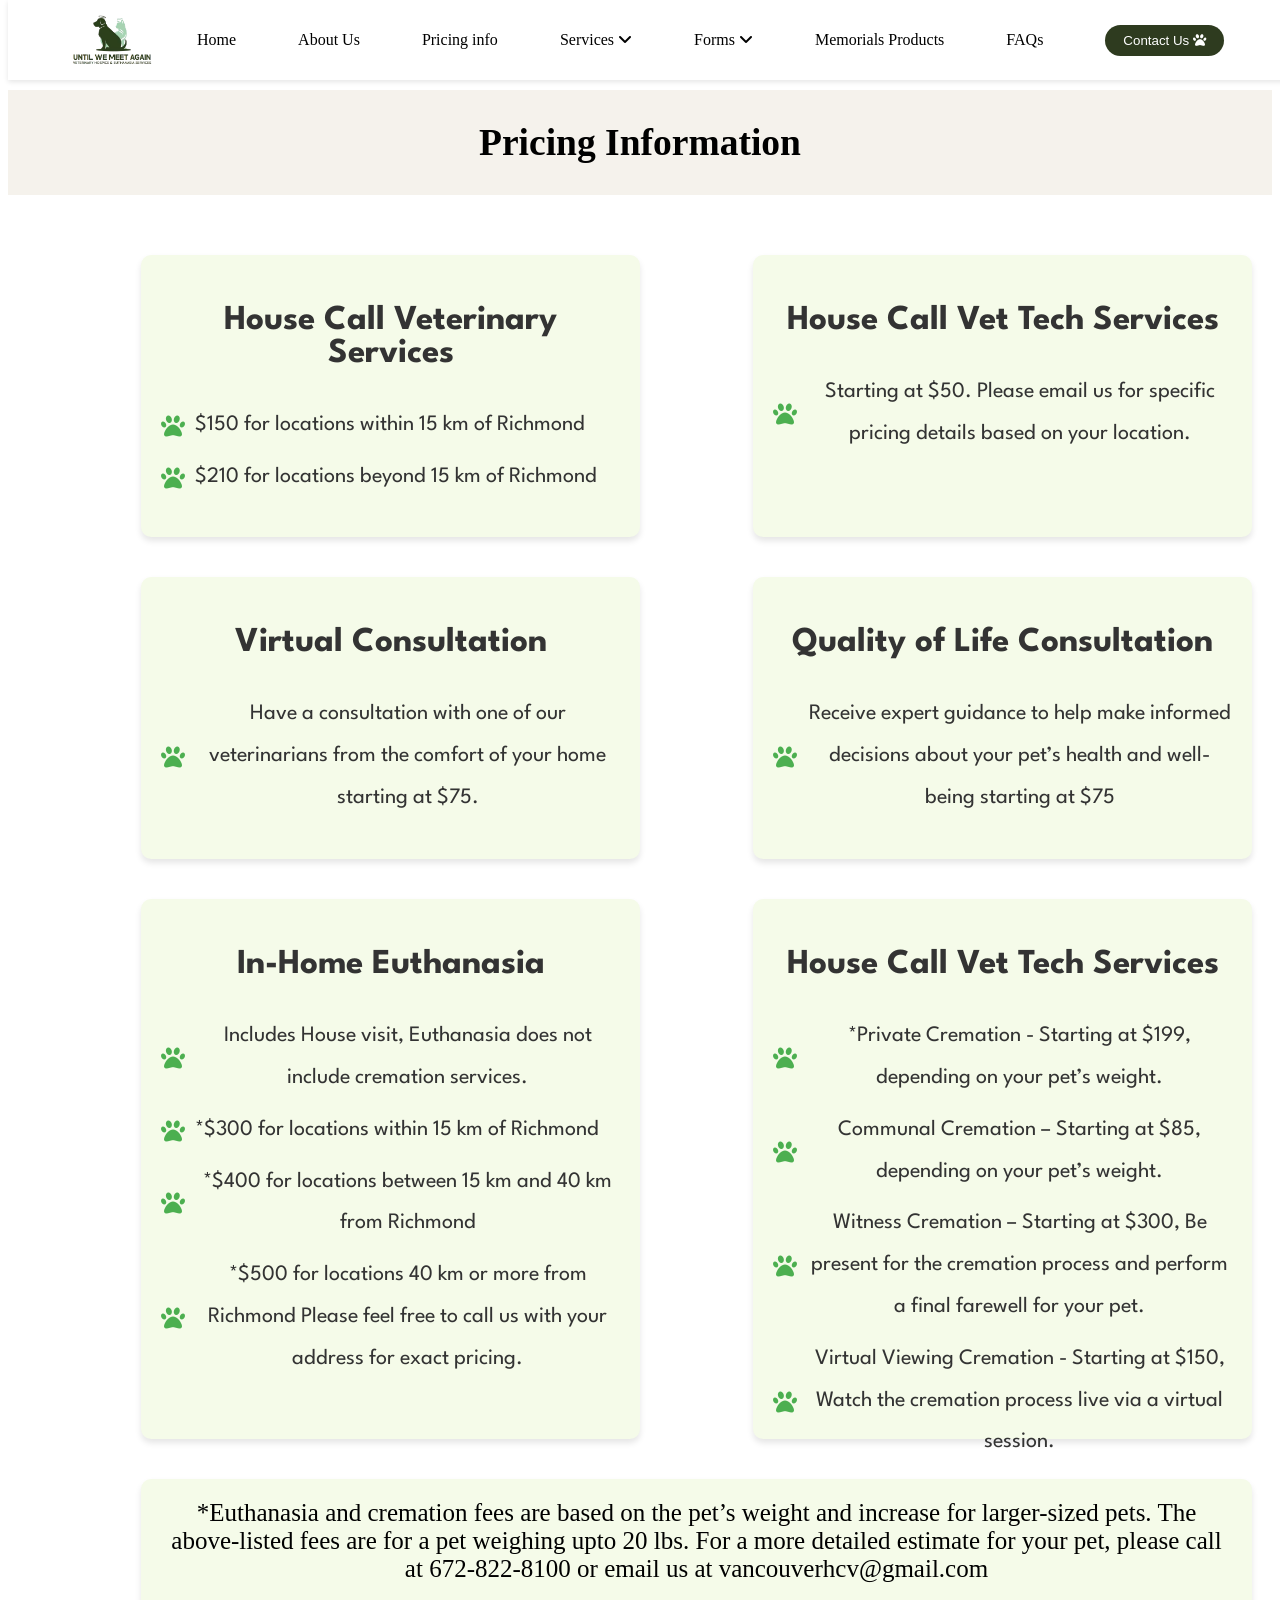
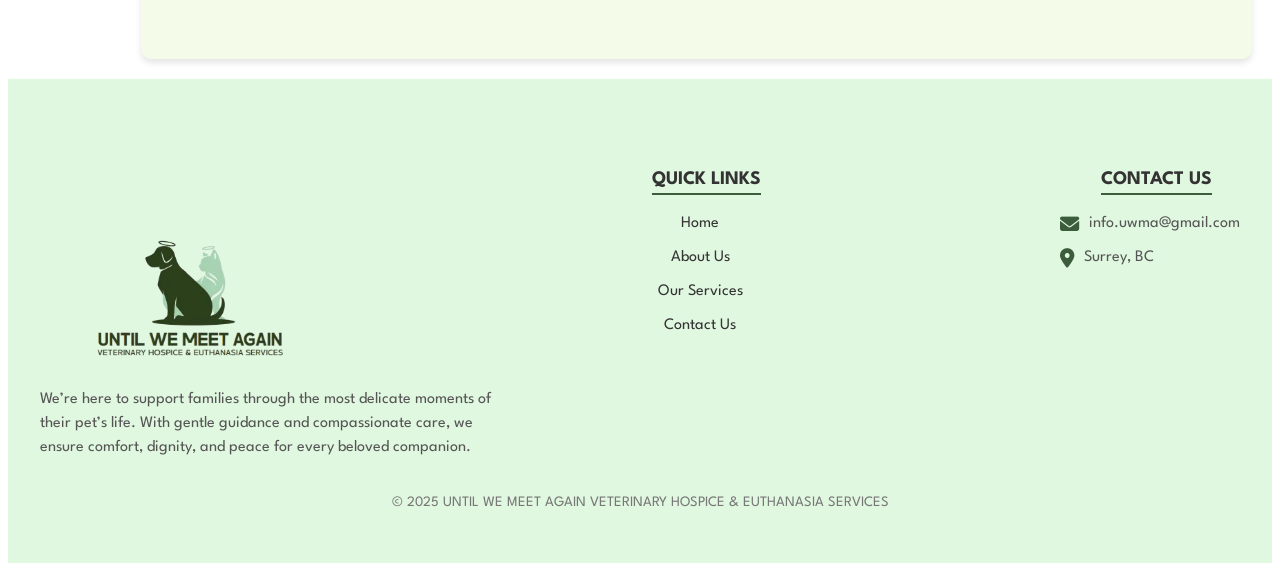
<file: cat/pricing.html>
<!DOCTYPE html>
<html lang="en">
<head>
    <meta charset="UTF-8">
    <meta name="viewport" content="width=device-width, initial-scale=1.0">
    <title>Document</title>
    <link rel="stylesheet" href="pricing.css">
    <link rel="stylesheet" href="https://cdn.jsdelivr.net/npm/@fortawesome/fontawesome-free@6.4.0/css/all.min.css">
    <link href="https://cdnjs.cloudflare.com/ajax/libs/font-awesome/6.4.0/css/all.min.css" rel="stylesheet">
</head>
<body>

    <!-- <section id="navbar">
    <div style="display: flex; align-items: center; justify-content: space-between; 
    padding-top: 15px; padding-bottom: 25px;">
        <img src="logo.webp" alt="Company Logo" style="height: 50px; margin-left: 100px;">
        <nav style="display: flex; gap: 70px; align-items: center; margin-right: 127px;">
            <a href="index.html" style="text-decoration: none; color: black;">Home</a>
            <a href="about.html" style="text-decoration: none; color: black;">About Us</a>
            <a href="pricing.html" style="text-decoration: none; color: black;">Pricing info</a>
            <a href="#" style="text-decoration: none; color: black;">Services <i class="fa-solid fa-angle-down"></i></a>
            <a href="#" style="text-decoration: none; color: black;">Forms <i class="fa-solid fa-angle-down"></i></a>
            <a href="memorialproducts.html" style="text-decoration: none; color: black;">Memorials Products</a>
            <a href="faq.html" style="text-decoration: none;">FAQs</a>
            <button onclick="location.href='contactus.html'" style="background-color: #2f4f2f; color: white; border: none; border-radius: 20px; padding: 10px 20px; font-size: 16px; cursor: pointer; display: flex; align-items: center;">
                Contact Us <i class="fa-solid fa-paw" style="margin-left: 8px;"></i>
            </button>
        </nav>
    </div>
    </section> -->

     <section id="navbar">
  <div class="nav-container">

    <img src="logo.webp" class="logo" alt="">

    <!-- Hamburger -->
    <i class="fa-solid fa-bars menu-toggle" onclick="toggleMenu()"></i>

    <!-- Links -->
    <div class="nav-links" id="navLinks">
      <a href="index.html">Home</a>
      <a href="about.html">About Us</a>
      <a href="pricing.html">Pricing info</a>
      <a href="#">Services <i class="fa-solid fa-angle-down"></i></a>
      <a href="#">Forms <i class="fa-solid fa-angle-down"></i></a>
      <a href="memorialproducts.html">Memorials Products</a>
      <a href="faq.html">FAQs</a>
      <button onclick="location.href='contactus.html'">
        Contact Us <i class="fa-solid fa-paw"></i>
      </button>
    </div>

  </div>
</section>


    <section id="oneline">
        <div style="justify-content: center; margin-top: 90px; display: flex; align-items: center; font-size: 25px; background-color: rgb(245, 242, 236);">
            <h1>Pricing Information</h1>
        </div>
    </section>

    <section id="cards">
        <div>
            <h2>House Call Veterinary Services</h2>
            <a href="#"><i class="fa-solid fa-paw"></i>  $150 for locations within 15 km of Richmond</a>
            <a href="#"><i class="fa-solid fa-paw"></i>  $210 for locations beyond 15 km of Richmond</a>
        </div> 
        <div>
            <h2>House Call Vet Tech Services</h2>
            <a href="#"><i class="fa-solid fa-paw"></i> Starting at $50. Please email us for specific pricing details based on your location.</a>
        </div>
    </section>

    <section id="cards">
        <div>
            <h2>Virtual Consultation</h2>
            <a href="#"><i class="fa-solid fa-paw"></i>  Have a consultation with one of our veterinarians from the comfort of your home starting at $75.</a>
        </div> 
        <div>
            <h2>Quality of Life Consultation</h2>
            <a href="#"><i class="fa-solid fa-paw"></i> Receive expert guidance to help make informed decisions about your pet’s health and well-being starting at $75</a>
        </div>
    </section>

    <section id="cards">
        <div style="height: 500px;">
            <h2>In-Home Euthanasia</h2>
            <a href="#"><i class="fa-solid fa-paw"></i>  Includes House visit, Euthanasia does not include cremation services.</a>
            <a href="#"><i class="fa-solid fa-paw"></i>  *$300 for locations within 15 km of Richmond</a>
            <a href="#"><i class="fa-solid fa-paw"></i>  *$400 for locations between 15 km and 40 km from Richmond</a>
            <a href="#"><i class="fa-solid fa-paw"></i>  *$500 for locations 40 km or more from Richmond Please feel free to call us with your address for exact pricing.</a>
        </div> 
        <div style="height: 500px;">
            <h2>House Call Vet Tech Services</h2>
            <a href="#"><i class="fa-solid fa-paw"></i> *Private Cremation - Starting at $199, depending on your pet’s weight.</a>
            <a href="#"><i class="fa-solid fa-paw"></i> Communal Cremation – Starting at $85, depending on your pet’s weight.</a>
            <a href="#"><i class="fa-solid fa-paw"></i> Witness Cremation – Starting at $300, Be present for the cremation process and perform a final farewell for your pet.</a>
            <a href="#"><i class="fa-solid fa-paw"></i> Virtual Viewing Cremation - Starting at $150, Watch the cremation process live via a virtual session.</a>
        </div>
    </section>

    <section id="cards">
       <div style="height: 140px; width: 1200px; font-size: 25px;">
         *Euthanasia and cremation fees are based on the pet’s weight and increase for larger-sized pets. The above-listed fees are for a pet weighing upto 20 lbs. For a more detailed estimate for your pet, please call at 672-822-8100 or email us at vancouverhcv@gmail.com
       </div>
    </section>

    <footer id="footer">
        <div class="footer-container">
            <div class="footer-logo">
                <img src="logo.webp" alt="Logo">
                <p>We’re here to support families through the most delicate moments of their pet’s life. With gentle guidance and compassionate care, we ensure comfort, dignity, and peace for every beloved companion.</p>
            </div>
            <div class="footer-links">
                <h4>Quick Links</h4>
                <ul>
                    <li><a href="index.html">Home</a></li>
                    <li><a href="about.html">About Us</a></li>
                    <li><a href="services.html">Our Services</a></li>
                    <li><a href="contactus.html">Contact Us</a></li>
                </ul>
            </div>
            <div class="footer-contact">
                <h4>Contact Us</h4>
                <a href="#"><i class="fa fa-envelope"></i> info.uwma@gmail.com</a>
                <a href="#"><i class="fa fa-map-marker-alt"></i> Surrey, BC</a>
            </div>
        </div>
        <div class="footer-bottom">
            <p>© 2025 UNTIL WE MEET AGAIN VETERINARY HOSPICE & EUTHANASIA SERVICES</p>
        </div>
    </footer>
    <script src="script.js"></script>
</body>
</html>
</file>
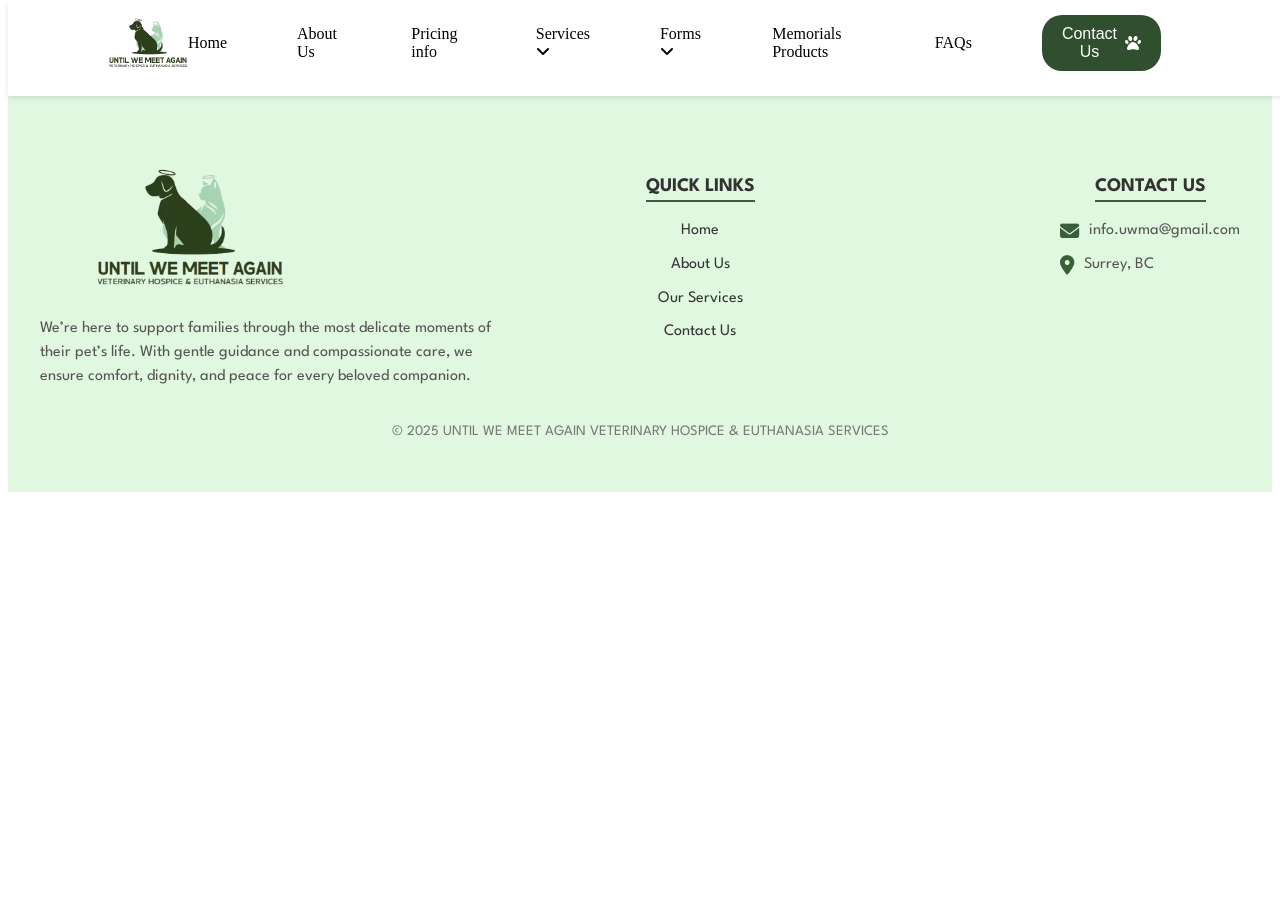
<file: cat/services.html>
<!DOCTYPE html>
<html lang="en">
<head>
    <meta charset="UTF-8">
    <meta name="viewport" content="width=device-width, initial-scale=1.0">
    <title>Document</title>
    <link rel="stylesheet" href="services.css">
    <link rel="stylesheet" href="https://cdn.jsdelivr.net/npm/@fortawesome/fontawesome-free@6.4.0/css/all.min.css">
    <link href="https://cdnjs.cloudflare.com/ajax/libs/font-awesome/6.4.0/css/all.min.css" rel="stylesheet">
</head>
<body>

    <section id="navbar">
    <div style="display: flex; align-items: center; justify-content: space-between; 
    padding-top: 15px; padding-bottom: 25px;">
        <img src="logo.webp" alt="Company Logo" style="height: 50px; margin-left: 100px;">
        <nav style="display: flex; gap: 70px; align-items: center; margin-right: 127px;">
            <a href="index.html" style="text-decoration: none; color: black;">Home</a>
            <a href="about.html" style="text-decoration: none; color: black;">About Us</a>
            <a href="pricing.html" style="text-decoration: none; color: black;">Pricing info</a>
            <a href="#" style="text-decoration: none; color: black;">Services <i class="fa-solid fa-angle-down"></i></a>
            <a href="#" style="text-decoration: none; color: black;">Forms <i class="fa-solid fa-angle-down"></i></a>
            <a href="memorialproducts.html" style="text-decoration: none; color: black;">Memorials Products</a>
            <a href="faq.html" style="text-decoration: none; color: black;">FAQs</a>
            <button onclick="location.href='contactus.html'" style="background-color: #2f4f2f; color: white; border: none; border-radius: 20px; padding: 10px 20px; font-size: 16px; cursor: pointer; display: flex; align-items: center;">
                Contact Us <i class="fa-solid fa-paw" style="margin-left: 8px;"></i>
            </button>
        </nav>
    </div>
    </section>


    <footer id="footer">
        <div class="footer-container">
            <div class="footer-logo">
                <img src="logo.webp" alt="Logo">
                <p>We’re here to support families through the most delicate moments of their pet’s life. With gentle guidance and compassionate care, we ensure comfort, dignity, and peace for every beloved companion.</p>
            </div>
            <div class="footer-links">
                <h4>Quick Links</h4>
                <ul>
                    <li><a href="index.html">Home</a></li>
                    <li><a href="about.html">About Us</a></li>
                    <li><a href="services.html">Our Services</a></li>
                    <li><a href="contactus.html">Contact Us</a></li>
                </ul>
            </div>
            <div class="footer-contact">
                <h4>Contact Us</h4>
                <a href="#"><i class="fa fa-envelope"></i> info.uwma@gmail.com</a>
                <a href="#"><i class="fa fa-map-marker-alt"></i> Surrey, BC</a>
            </div>
        </div>
        <div class="footer-bottom">
            <p>© 2025 UNTIL WE MEET AGAIN VETERINARY HOSPICE & EUTHANASIA SERVICES</p>
        </div>
    </footer>
</body>
</html>
</file>
<file: cat/style.css>
@import url("https://fonts.googleapis.com/css2?family=Spartan:wght@100;200;300;400;500;600;700;800;900&display=swap");

/* Updated styling for full-width navbar and spacing */
/* #navbar {
    display: flex;
    justify-content: space-between;
    align-items: center;
    background-color: #fdfaf3;
    padding: 10px 20px;
    font-family: 'Spartan', sans-serif;
    width: 100%;
    height: 100px;
    box-sizing: border-box;
    position: fixed;
    top: 0;
    left: 0;
    z-index: 1000;
}

#navbar div {
    display: flex;
    align-items: center;
    justify-content: space-between;
    width: 100%;
}

#navbar img {
    height: 50px;
    margin-right: 40px;
    margin-left: 100px;
}

#navbar a {
    text-decoration: none;
    color: black;
    font-weight: 500;
}

#navbar a:hover {
    text-decoration: underline;
}

#navbar button {
    background-color: #2e3b1f;
    color: white;
    border: none;
    border-radius: 20px;
    padding: 10px 20px;
    font-weight: 600;
    display: flex;
    align-items: center;
    cursor: pointer;
    margin-right: 100px;
} */

/* #navbar button i {
    margin-left: 10px;
} */

/* #navbar button:hover {
    background-color: #3f4f2f;
} */




/* Styling for the cat image section */
#cat-image {
    margin-top: 100px; /* To ensure it appears below the navbar */
}

#cat-image img {
    width: 100%;
    height: 585px;
    display: block;
}

/* Styling for the banner section */
#banner {
    position: relative;
    width: 100%;
    height: 100vh;
    overflow: hidden;
}

#banner img {
    width: 100%;
    height: 100%;
    object-fit: cover;
}

.banner-content {
    position: absolute;
    top: 50%;
    left: 10%;
    transform: translateY(-50%);
    color: white;
    text-shadow: 2px 2px 4px rgba(0, 0, 0, 0.7);
}

.banner-content h1 {
    font-size: 3rem;
    font-weight: 700;
    margin-bottom: 20px;
}

.banner-content p {
    font-size: 1.2rem;
    margin-bottom: 20px;
}

.banner-content button {
    background-color: transparent;
    color: white;
    border: 2px solid white;
    padding: 10px 20px;
    font-size: 1rem;
    font-weight: 600;
    border-radius: 5px;
    cursor: pointer;
}

.banner-content button:hover {
    background-color: white;
    color: black;
}

/* Styling for the doginfo section */
#doginfo {
    display: flex;
    align-items: center;
    justify-content: center;
    background-color: #fdfaf3;
    padding: 50px 20px;
}

.doginfo-container {
    display: flex;
    max-width: 1200px;
    width: 100%;
    align-items: center;
    gap: 80px;
}

.doginfo-container img {
    width: 40%;
    height: 600px;
    border-radius: 10px;
    object-fit: cover;
}

.doginfo-content {
    width: 60%;
    color: #333;
    font-family: 'Spartan', sans-serif;
}

.doginfo-content .badge {
    display: inline-block;
    background-color: #e8f5e9;
    color: #4caf50;
    font-weight: 600;
    padding: 5px 15px;
    border-radius: 20px;
    margin-bottom: 20px;
    font-size: 0.9rem;
}

.doginfo-content h1 {
    font-size: 2.5rem;
    font-weight: 800;
    margin-bottom: 20px;
}

.doginfo-content h2 {
    font-size: 1.5rem;
    font-weight: 800;
    margin-bottom: 10px;
}

.doginfo-content p {
    font-size: 1rem;
    line-height: 1.6;
    margin-bottom: 15px;
    color: #555;
}

/* Styling for the discover section */
.discover {
    text-align: center;
    background-color: #fdfaf3;
    padding: 50px 20px;
    position: relative;
}

.discover .badge {
    display: inline-block;
    background-color: #e8f5e9;
    color: #4caf50;
    font-weight: 600;
    padding: 5px 15px;
    border-radius: 20px;
    margin-bottom: 20px;
    font-size: 0.9rem;
}

.discover h1 {
    font-size: 2.5rem;
    font-weight: 700;
    margin-bottom: 20px;
    line-height: 1.4;
    color: #000;
}

.discover button {
    background-color: #2e3b1f;
    color: white;
    border: none;
    border-radius: 20px;
    padding: 10px 20px;
    font-weight: 600;
    font-size: 1rem;
    cursor: pointer;
}

/* Styling for the card */
.card-container {
    display: flex; /* Arrange cards horizontally */
    justify-content: flex-start; /* Align cards to the left */
    flex-wrap: nowrap; /* Prevent wrapping */
    overflow-x: auto; /* Enable horizontal scrolling */
    scroll-snap-type: x mandatory; /* Enable snap scrolling */
    gap: 20px; /* Add spacing between cards */
    padding: 20px; /* Add padding around the container */
}

.card1 {
    flex: 0 0 auto; /* Prevent cards from shrinking or growing */
    background-color: #2f4f2f; /* Dark green background */
    color: white; /* White text color */
    border-radius: 10px; /* Rounded corners */
    padding: 20px; /* Padding inside the card */
    text-align: center; /* Center align text */
    width: 300px; /* Set a fixed width for the card */
    box-shadow: 0 4px 8px rgba(0, 0, 0, 0.2); /* Add shadow for depth */
    scroll-snap-align: start; /* Snap to the start of the card */
}

.card1 img {
    width: 100%; /* Make the image take full width of the card */
    height: auto; /* Maintain aspect ratio */
    border-radius: 10px 10px 0 0; /* Round the top corners of the image */
}

.card1 h4 {
    font-size: 1.5em; /* Adjust the font size */
    margin: 15px 0 10px; /* Add spacing around the heading */
    font-weight: bold; /* Make the text bold */
}

.card1 p {
    font-size: 1em; /* Adjust the font size */
    margin: 0; /* Remove default margin */
    line-height: 1.5; /* Improve readability */
}

/* Styling for the girlwithrabbit section */
#girlwithrabbit {
    display: flex;
    justify-content: space-between;
    align-items: flex-start;
    background-color: #f0fdf4;
    padding: 50px;
    font-family: 'Spartan', sans-serif;
    color: #333;
}

#girlwithrabbit > div {
    flex: 1;
    margin: 0 20px;
}

#girlwithrabbit h4 {
    color: #6b8e23;
    font-size: 1.2rem;
    font-weight: 600;
    margin-bottom: 10px;
}

#girlwithrabbit h1 {
    font-size: 2.5rem;
    font-weight: 700;
    margin-bottom: 30px;
    text-align: left;
}

#girlwithrabbit div i {
    font-size: 2rem;
    color: #ff69b4;
    margin-bottom: 10px;
}

#girlwithrabbit div h3 {
    font-size: 1.5rem;
    font-weight: 600;
    margin-bottom: 10px;
}

#girlwithrabbit div p {
    font-size: 1rem;
    text-align: left;
    line-height: 1.6;
    color: #555;
}

#girlwithrabbit img {
    width: 100%;
    max-width: 500px;
    border-radius: 10px;
    margin: 20px 0;
}

/* Styling for the images to move them slightly to the right */
img[src="girlwithrabbit.jpg"],
img[src="dogwithflower.jpeg"] {
    position: relative;
    left: 20px; /* Adjust this value to move further right */
}

/* Styling for the div below the second image */
img[src="dogwithflower.jpeg"] + div {
    margin-top: 20px; /* Adds spacing */
    clear: both;
}

#girlwithrabbit a {
    color: #6b8e23;
    text-decoration: none;
    font-weight: 600;
}

#girlwithrabbit a:hover {
    text-decoration: underline;
}

#girlwithrabbit h6 {
    font-size: 1rem;
    font-weight: 600;
    margin-bottom: 10px;
    color: #6b8e23;
}

/* Styling for the doctor section */
#doctor {
    display: flex;
    flex-direction: column;
    align-items: center;
    text-align: center;
    margin: 50px 0;
}

.doctor-container {
    display: flex;
    flex-direction: row;
    align-items: center;
    justify-content: center;
    gap: 20px;
}

.doctor-container div {
    flex: 1;
    margin-right: 150px;
}

.doctor-container img {
    max-width: 100%;
    height: auto;
    margin-left: 160px;
    border-radius: 10px;
}

.info {
    text-align: left;
    margin-top: -205px; /* Adjusted to move the info div slightly above */
}

#doctor .team{
    margin-bottom: 0px;
}

#doctor .team-member{
    font-family: 'Spartan', sans-serif;
    font-size: 1.2rem;
    font-weight: 600;
    margin-top: 0px;
    margin-bottom: 80px;
}

/* Styling for the Team Members section */
.team {
    background-color: #e0f5e0; /* Light green background */
    color: #2d5c2d; /* Dark green text */
    font-size: 14px; /* Slightly smaller font size */
    padding: 5px 15px; /* Reduced padding */
    border-radius: 15px; /* Slightly smaller border radius */
    display: inline-block;
    font-weight: bold;
    font-family: Arial, sans-serif;
    text-align: center;
}

.team h4 {
    font-size: 1rem; /* Reduced font size */
    font-weight: 600;
    color: #2e3b1f;
    display: flex;
    align-items: center;
    gap: 10px;
}

.team h4 i {
    color: #f4a261;
}

#doctor .info h1{
    font-size: 57px;
}

#doctor .info h2{
    font-size: 20px;
    line-height: 1.5;
}

#doctor .info p{
    font-weight: 800;
    color: #7e7c7c; /* Corrected 'font-color' to 'color' */
    line-height: 1.5;
    font-size: 17px;
}

.doctor-container .info button {
    background-color: #2d2d2d; /* Dark background color */
    color: white; /* White text color */
    border: none; /* No border */
    border-radius: 20px; /* Rounded corners */
    padding: 10px 20px; /* Padding for size */
    font-size: 16px; /* Font size */
    cursor: pointer; /* Pointer cursor on hover */
    box-shadow: 0px 4px 6px rgba(0, 0, 0, 0.1); /* Subtle shadow */
    transition: background-color 0.3s ease; /* Smooth hover effect */
}

.doctor-container .info button:hover {
    background-color: #1a1a1a; /* Slightly darker on hover */
}

/* Styling for the doctor2 section */
#doctor2 {
    display: flex;
    align-items: center;
    justify-content: space-between;
    margin: 50px 0;
}

#doctor2 .doctor-container {
    display: flex;
    align-items: center;
    justify-content: space-between;
    width: 100%;
}

#doctor2 .infoo {
    flex: 1;
    padding: 20px;
    text-align: left;
    margin-left: 50px;
}

#doctor2 .infoo h1 {
    font-size: 2rem;
    font-weight: bold;
    margin-bottom: 10px;
}

#doctor2 .infoo h2 {
    font-size: 1.5rem;
    font-weight: bold;
    margin-bottom: 15px;
}

#doctor2 .infoo p {
    font-size: 1rem;
    font-weight: 300;
    margin-bottom: 20px;
    color: #555;
}

#doctor2 .infoo button {
    background-color: #2d2d2d;
    color: #fff;
    border: none;
    border-radius: 20px;
    padding: 10px 20px;
    font-size: 1rem;
    cursor: pointer;
}

#doctor2 img {
    flex: 1;
    max-width: 33%;
    border-radius: 10px;
    margin-right: 100px;
}

#doctor2 .infoo h1 {
    font-size: 57px;
}

#doctor2 .infoo p{
    font-weight: 800;
    color: #7e7c7c; /* Corrected 'font-color' to 'color' */
    line-height: 1.5;
    font-size: 17px;
}

#memories {
    text-align: center;
    padding: 50px 0;
    background-color: #fff7f0;
}

#memories h5 {
    font-size: 1.2rem;
    color: #a3cfa3;
    font-weight: bold;
    text-transform: uppercase;
    margin-bottom: 10px;
    display: inline-block;
    background-color: #d8e8d8;
    color: #3b5d3b;
    font-size: 1.2rem;
    font-weight: bold;
    padding: 5px 15px;
    border-radius: 20px;
    position: relative;
}

#memories h5::before,
#memories h5::after {
    content: '\1F415'; /* Unicode for dog bone emoji */
    color: #f4a261;
    font-size: 1.2rem;
    position: absolute;
    top: 50%;
    transform: translateY(-50%);
}

#memories h5::before {
    left: -25px;
}

#memories h5::after {
    right: -25px;
}

#memories h3 {
    font-size: 20px;
    color: #333;
    font-weight: 500;
    margin-bottom: 50px;
}

#memories .cards {
    display: flex;
    justify-content: center;
    gap: 50px;
}

#memories .card1 {
    background-color: #f0f8ff;
    border-radius: 10px;
    padding: 20px;
    box-shadow: 0 4px 6px rgba(0, 0, 0, 0.1);
    text-align: center;
    width: 240px;
    height: 270px;
}

#memories .card1 img {
    width: 100px;
    height: 100px;
    object-fit: cover;
    border-radius: 50%;
    margin-bottom: 15px;
}

#memories .card1 h3 {
    font-size: 25px;
    color: #333;
    font-weight: 700;
    margin-bottom: 10px;
}

#memories .card1 p {
    font-size: 19px;
    color: #666;
}

#memories .card1:nth-child(1) {
    background-color: #e0f7fa;
}

#memories .card1:nth-child(2) {
    background-color: #fff3e0;
}

#memories .card1:nth-child(3) {
    background-color: #ede7f6;
}

#memories .card1:nth-child(4) {
    background-color: #ffebee;
}

/* styling for footer */
#footer {
    background-color: #e0f7e0;
    padding: 40px 20px;
    text-align: center;
    font-family: 'Spartan', sans-serif;
    color: #333;
}

.footer-container {
    display: flex;
    justify-content: space-between;
    align-items: flex-start;
    flex-wrap: wrap;
    max-width: 1200px;
    margin: 0 auto;
}

.footer-logo {
    text-align: left;
    max-width: 300px;
}

.footer-logo img {
    display: block;
    margin: 0 auto;
    width: 190px;
    margin-top: 120px;
    margin-bottom: 30px;
    height: auto;
}

.footer-logo h3 {
    font-size: 1.5rem;
    color: #3b5d3b;
    margin-bottom: 10px;
}

.footer-logo p {
    font-size: 1rem;
    color: #555;
    width: 475px;
    line-height: 1.5;
}

.footer-links h4,
.footer-contact h4 {
    font-size: 1.2rem;
    font-weight: bold;
    margin-bottom: 10px;
    margin-top: 130px;
    color: #333;
    text-transform: uppercase;
    border-bottom: 2px solid #3b5d3b;
    display: inline-block;
    padding-bottom: 5px;
}

.footer-links ul {
    list-style: none;
    line-height: 1.8;
    padding: 0;
    margin: 0;
}

.footer-links ul li {
    margin: 5px 0;
}

.footer-links ul li a {
    text-decoration: none;
    color: #333;
    font-size: 1rem;
}

.footer-links ul li a:hover {
    text-decoration: underline;
}

.footer-contact p {
    font-size: 1rem;
    line-height: 1.8;
    color: #555;
    margin: 5px 0;
}

.footer-contact i {
    margin-right: 10px;
    color: #3b5d3b;
}

.footer-contact a {
    display: flex;
    align-items: center;
    line-height: 1.8;
    text-decoration: none;
    color: #555;
    font-size: 1rem;
    margin: 5px 0;
}

.footer-contact a i {
    margin-right: 10px;
    color: #3b5d3b;
    font-size: 1.2rem;
}

.footer-contact a:hover {
    text-decoration: underline;
    color: #333;
}

.footer-bottom {
    margin-top: 20px;
    font-size: 0.9rem;
    color: #777;
}

#footer .footer-bottom p{
    marign-top: 50px;
}


/* media query for responsive */

@media (max-width: 992px) {

  /* Navbar */
  #navbar img {
    margin-left: 20px;
  }

  #navbar a {
    margin: 0 10px;
    font-size: 14px;
  }

  #navbar button {
    margin-right: 20px;
    width: 36%;
  }

  /* Dog Section */
  .doginfo-container {
    flex-direction: column;
    gap: 30px;
  }

  .doginfo-container img {
    width: 100%;
    height: auto;
  }

  .doginfo-content {
    width: 100%;
  }

  /* Cards */
  .card-container {
    flex-wrap: wrap;
    justify-content: center;
  }

  /* Girl Section */
  #girlwithrabbit {
    flex-direction: column;
    padding: 30px;
  }

  /* Doctor */
  .doctor-container {
    flex-direction: column;
    text-align: center;
  }

  .doctor-container img {
    margin-left: 0;
  }

  .doctor-container div {
    margin-right: 0;
  }

  .info {
    margin-top: 0;
    text-align: center;
  }

  /* Doctor 2 */
  #doctor2 {
    flex-direction: column;
  }

  #doctor2 img {
    max-width: 80%;
    margin: 20px auto;
  }

  #doctor2 .infoo {
    margin-left: 0;
    text-align: center;
  }

  /* Memories */
  #memories .cards {
    flex-wrap: wrap;
    gap: 20px;
  }

  /* Footer */
  .footer-container {
    flex-direction: column;
    align-items: center;
    text-align: center;
  }

  .footer-logo p {
    width: 100%;
  }
}

/* for mobile screen hamburger  */
/* Navbar Layout */
.nav-container {
  display: flex;
  justify-content: space-between;
  align-items: center;
  padding: 15px 5%;
}

.logo {
  height: 50px;
}

/* Links */
.nav-links {
  display: flex;
  gap: 20px;
  align-items: center;
}

/* Menu Icon */
.menu-toggle {
  display: none; /* Hide on desktop */
  font-size: 24px;
  cursor: pointer;
}

/* Mobile View */
@media (max-width: 768px) {

  .menu-toggle {
    display: block; /* Show only on mobile */
  }

  .nav-links {
    position: absolute;
    top: 70px;
    left: 0;
    width: 100%;
    background: #fdfaf3;
    gap: 36px;
    flex-direction: column;
    align-items: flex-start;
    padding: 20px;
    display: none;
  }

  .nav-links a,
  .nav-links button {
    width: 35%;
    margin: 10px 0;
  }

  /* When active */
  .nav-links.active {
    display: flex;
  }
}


/* new chatgpt css */
/* from here */
/* for navbar */
#navbar {
    background-color: #fdfaf3;
    position: fixed;
    width: 100%;
    top: 0;
    z-index: 1000;
}

.nav-container {
    display: flex;
    justify-content: space-between;
    align-items: center;
    padding: 15px 5%;
}

.logo {
    height: 50px;
}

/* Links */
.nav-links {
    display: flex;
    align-items: center;
    gap: 76px;
}

.nav-links a {
    text-decoration: none;
    color: black;
    font-weight: 500;
}

.nav-links button {
    background-color: #2e3b1f;
    color: white;
    border: none;
    border-radius: 20px;
    padding: 8px 18px;
    cursor: pointer;
}

/* Hamburger */
.menu-toggle {
  display: none; /* Hidden by default */
  font-size: 24px;
  position: fixed;
  top: 20px;
  right: 20px;
  cursor: pointer;
  z-index: 1000;
}

/* Show the hamburger menu only on small screens */
@media (max-width: 768px) {
  .menu-toggle {
    display: block;
  }
}

@media (min-width: 769px) {
  .menu-toggle {
    display: none;
  }
}

@media (max-width: 768px) {

  .menu-toggle {
    display: block; /* Show only on mobile */
  }

  .nav-links {
    position: absolute;
    top: 70px;
    left: 0;
    width: 100%;
    background: #fdfaf3;

    flex-direction: column;
    align-items: flex-start;

    padding: 20px;
    display: none;
  }

  .nav-links.active {
    display: flex;
  }

  .nav-links a,
  .nav-links button {
    width: 100%;
    margin: 10px 0;
  }
}


#banner {
    height: 100vh;
}

.banner-content {
    left: 5%;
    width: 90%;
}

@media (max-width: 768px) {
    .banner-content h1 {
        font-size: 1.8rem;
    }

    .banner-content p {
        font-size: 1rem;
    }
}


@media (max-width: 768px) {
    .doginfo-container {
        flex-direction: column;
        gap: 20px;
    }

    .doginfo-container img {
        width: 100%;
        height: auto;
    }

    .doginfo-content h1 {
        font-size: 1.8rem;
    }
}


@media (max-width: 768px) {
    .card-container {
        flex-wrap: nowrap;
        overflow-x: auto;
    }

    .card1 {
        width: 260px;
    }
}

@media (max-width: 768px) {
    #girlwithrabbit {
        flex-direction: column;
        padding: 20px;
    }

    #girlwithrabbit > div {
        margin: 10px 0;
    }

    #girlwithrabbit img {
        max-width: 100%;
    }
}

@media (max-width: 768px) {
    .doctor-container {
        flex-direction: column;
        text-align: center;
    }

    .doctor-container img {
        margin: 0;
        width: 90%;
    }

    .info, .infoo {
        margin: 0;
        text-align: center;
    }

    #doctor .info h1,
    #doctor2 .infoo h1 {
        font-size: 2rem;
    }
}


@media (max-width: 768px) {
    #memories .cards {
        flex-direction: column;
        align-items: center;
    }
}

@media (max-width: 768px) {
    .footer-container {
        flex-direction: column;
        text-align: center;
    }

    .footer-logo img {
        margin-top: 20px;
    }

    .footer-logo p {
        width: 100%;
    }
}

/* Hide the toggle icon on larger screens */
@media (min-width: 768px) {
    #navbar .menu-toggle {
        display: none !important;
    }
}




/* ===== DESKTOP NAVBAR (Keep it perfect) ===== */
#navbar {
    background-color: #fdfaf3;
    position: fixed;
    width: 100%;
    top: 0;
    z-index: 1000;
    box-shadow: 0 2px 5px rgba(0,0,0,0.05);
}

.nav-container {
    display: flex;
    justify-content: space-between;
    align-items: center;
    padding: 15px 5%; /* Desktop padding */
}

.nav-links {
    display: flex;
    align-items: center;
    gap: 76px; /* Desktop gap */
}

/* Hide hamburger on desktop */
.menu-toggle {
    display: none !important;
}

/* ===== MOBILE VIEW (Under 768px) ===== */
@media (max-width: 768px) {
    
    .menu-toggle {
        display: block !important; /* Show hamburger */
        font-size: 28px;
        cursor: pointer;
        color: #2e3b1f;
        margin-right: 33px; /* Your requested margin */
    }

    .nav-links {
        position: absolute;
        top: 70px;
        left: 0;
        width: 100%;
        background: #fdfaf3;
        
        /* THE FIX FOR YOUR GAP */
        display: none; /* Hidden by default */
        flex-direction: column;
        align-items: flex-start;
        padding: 30px;
        gap: 35px !important; /* Forces the 35px gap to show */
        
        box-shadow: 0 10px 15px rgba(0,0,0,0.1);
    }

    /* When JS adds the .active class */
    .nav-links.active {
        display: flex !important;
    }

    .nav-links a {
        width: 100%;
        font-size: 18px;
        border-bottom: 1px solid #eee;
        padding-bottom: 10px;
    }

    .nav-links button {
        width: 100%;
        margin-top: 10px;
    }
}
</file>
<file: cat/about.css>
@import url("https://fonts.googleapis.com/css2?family=Spartan:wght@100;200;300;400;500;600;700;800;900&display=swap");


* {
  margin: 0;
  padding: 0;
  box-sizing: border-box;
}

html, body {
  overflow-x: hidden;
  width: 100%;
}

/* General styles for the navigation bar */
/* nav {
    justify-content: space-between;
} */

/* Logo styling */
/* nav .logo {
    display: flex;
    align-items: center;
} */

/* nav .logo img {
    height: 50px;
} */

/* Navigation links styling */
/* nav ul {
    display: flex;
    list-style: none;
    margin: 0;
    padding: 0;
} */

/* nav ul li {
    margin: 0 15px;
    position: relative;
} */

/* nav ul li a {
    text-decoration: none;
    color: black;
    font-size: 16px;
    font-weight: 500;
    transition: color 0.3s;
    background-color: transparent; 
    border: none; 
    padding: 0; 
    box-shadow: none; 
} */

/* nav ul li a:hover {
    color: #4CAF50; 
} */

/* Dropdown menu styling */
/* nav ul li .dropdown {
    display: none;
    position: absolute;
    top: 100%;
    left: 0;
    background-color: white;
    box-shadow: 0 2px 4px rgba(0, 0, 0, 0.1);
    border-radius: 4px;
    z-index: 1000;
} */

/* nav ul li:hover .dropdown {
    display: block;
} */

/* nav ul li .dropdown a {
    display: block;
    padding: 10px 15px;
    white-space: nowrap;
    color: black;
    text-decoration: none;
    font-size: 14px;
} */

/* nav ul li .dropdown a:hover {
    background-color: #f0f0f0;
} */

/* Contact Us button styling */
/* nav .contact-button {
    background-color: #2E402A; 
    color: white;
    padding: 10px 20px;
    border-radius: 20px;
    text-decoration: none;
    font-weight: bold;
    display: flex;
    align-items: center;
    gap: 5px;
    transition: background-color 0.3s;
} */

/* nav .contact-button:hover {
    background-color: #4CAF50; 
} */

/* Fixed navbar styling */
/* #navbar {
    position: fixed;
    top: 0;
    width: 100%;
    z-index: 1000;
    background-color: white; 
    box-shadow: 0 2px 5px rgba(0, 0, 0, 0.1); 
} */

/* chat gpt navbar style */

#navbar {
  background-color: #fdfaf3;
  position: fixed;
  width: 100%;
  top: 0;
  z-index: 1000;
}

.nav-container {
  display: flex;
  justify-content: space-between;
  align-items: center;

  width: 100%;
  max-width: 100vw;   /* IMPORTANT */

  padding: 15px 16px; /* reduce padding */

  margin: 0 auto;
  position: relative;
}

.logo {
  height: 50px;
}

/* Links */
.nav-links {
  display: flex;
  align-items: center;
  gap: 25px;
}

.nav-links a {
  text-decoration: none;
  color: black;
  font-weight: 500;
}

.nav-links button {
  background-color: #2e3b1f;
  color: white;
  border: none;
  border-radius: 20px;
  padding: 8px 18px;
  cursor: pointer;
}

/* Hamburger */
.menu-toggle {
  display: none;
  font-size: 26px;
  cursor: pointer;

  position: absolute;
  right: 16px;   /* FIX position */
  top: 18px;

  z-index: 2000;
}

#services {
  background-color: #f0fff0; /* Light green background */
  padding: 50px 0;
}

#services h2 {
  color: #000;
  font-size: 2.5rem;
  font-weight: bold;
  text-align: center;
  margin-bottom: 10px;
}

#services p {
  color: #000;
  text-align: center;
  font-size: 20px;
  margin-bottom: 30px;
  margin-top: -30px;
}

#services div {
  display: flex;
  justify-content: center;
  gap: 30px;
  flex-wrap: wrap;
}

#services div div {
  width: 100px;
  height: 100px;
  border: 1px solid #d3d3d3;
  border-radius: 15px;
  display: flex;
  align-items: center;
  justify-content: center;
  margin: 0 auto;
}

#services button {
  background-color: #2e402a;
  color: white;
  border: none;
  border-radius: 20px;
  padding: 15px 30px;
  font-size: 1rem;
  cursor: pointer;
}

#services button:hover {
  background-color: #3a4f35;
}

#services i {
  color: #2e402a;
  margin-bottom: 10px;
}

#services .icon-container {
  text-align: center;
  margin-bottom: 20px; /* Adjusted margin for better spacing */
  margin-top: 50px; /* Reduced top margin for better alignment */
  display: flex;
  flex-direction: column;
  align-items: center;
  justify-content: center;
}

#services .icon-container i {
  font-size: 2rem;
  color: #2e402a;
  display: block;
  margin: 0 auto;
}

#services .icon-container p {
  font-size: 1.2rem;
  color: #000;
  margin-top: 10px; /* Adjusted margin to ensure proper spacing below the icons */
}

/* styling for doginfo */
#doginfo {
  display: flex;
  align-items: center;
  justify-content: center;
  background-color: #fdfaf3;
  padding: 50px 20px;
}

.doginfo-container {
  display: flex;
  max-width: 1200px;
  width: 100%;
  align-items: center;
  gap: 80px;
}

.doginfo-container img {
  width: 40%;
  height: 600px;
  border-radius: 10px;
  object-fit: cover;
}

.doginfo-content {
  width: 60%;
  color: #333;
  font-family: "Spartan", sans-serif;
}

.doginfo-content .badge {
  display: inline-block;
  background-color: #e8f5e9;
  color: #4caf50;
  font-weight: 600;
  padding: 5px 15px;
  border-radius: 20px;
  margin-bottom: 20px;
  font-size: 0.9rem;
}

.doginfo-content h1 {
  font-size: 1.5rem;
  font-weight: 800;
  width: 105%;
  margin-bottom: 20px;
}

.doginfo-content h2 {
  font-size: 1.5rem;
  width: 145%;
  font-weight: 800;
  margin-bottom: 10px;
}

.doginfo-content p {
  font-size: 1rem; /* Default font size for desktop */
  width: auto; /* Default width for desktop */
}

/* Specific styling for the p tag in about.html */
.doginfo-content p {
  font-size: 1rem; /* Default font size for desktop */
  width: auto; /* Default width for desktop */
}

/* Media query for mobile devices */
@media (max-width: 768px) {
  .doginfo-content p {
    font-size: 12px; /* Font size for mobile */
    width: 120%; /* Adjusted width for mobile to ensure proper visibility */
    margin: 0 auto; /* Center the paragraph on the screen */
    text-align: justify; /* Ensure proper alignment for readability */
  }
}

/* Styling for the doctor section */
#doctor {
  display: flex;
  flex-direction: column;
  align-items: center;
  text-align: center;
  margin: 50px 0;
}

.doctor-container {
  display: flex;
  flex-direction: row;
  align-items: center;
  justify-content: center;
  gap: 20px;
}

.doctor-container div {
  flex: 1;
  margin-right: 150px;
}

.doctor-container img {
  max-width: 100%;
  height: auto;
  margin-left: 160px;
  border-radius: 10px;
}

.info {
  text-align: left;
  margin-top: -205px; /* Adjusted to move the info div slightly above */
}

#doctor .team {
  margin-bottom: 0px;
}

#doctor .team-member {
  font-family: "Spartan", sans-serif;
  font-size: 1.2rem;
  font-weight: 600;
  margin-top: 0px;
  margin-bottom: 80px;
}

/* Styling for the Team Members section */
.team {
  background-color: #e0f5e0; /* Light green background */
  color: #2d5c2d; /* Dark green text */
  font-size: 14px; /* Slightly smaller font size */
  padding: 5px 15px; /* Reduced padding */
  border-radius: 15px; /* Slightly smaller border radius */
  display: inline-block;
  font-weight: bold;
  font-family: Arial, sans-serif;
  text-align: center;
}

.team h4 {
  font-size: 1rem; /* Reduced font size */
  font-weight: 600;
  color: #2e3b1f;
  display: flex;
  align-items: center;
  gap: 10px;
}

.team h4 i {
  color: #f4a261;
}

#doctor .info h1 {
  font-size: 57px;
  margin-top: 280px;
}

#doctor .info h2 {
  font-size: 20px;
  line-height: 1.5;
}

#doctor .info p {
  font-weight: 800;
  color: #7e7c7c; /* Corrected 'font-color' to 'color' */
  line-height: 1.5;
  font-size: 17px;
}

.doctor-container .info button {
  background-color: #2d2d2d; /* Dark background color */
  color: white; /* White text color */
  border: none; /* No border */
  border-radius: 20px; /* Rounded corners */
  padding: 10px 20px; /* Padding for size */
  font-size: 16px; /* Font size */
  cursor: pointer; /* Pointer cursor on hover */
  box-shadow: 0px 4px 6px rgba(0, 0, 0, 0.1); /* Subtle shadow */
  transition: background-color 0.3s ease; /* Smooth hover effect */
}

.doctor-container .info button:hover {
  background-color: #1a1a1a; /* Slightly darker on hover */
}

/* Styling for the doctor2 section */
#doctor2 {
  display: flex;
  align-items: center;
  justify-content: space-between;
  margin: 50px 0;
}

#doctor2 .doctor-container {
  display: flex;
  align-items: center;
  justify-content: space-between;
  width: 100%;
}

#doctor2 .infoo {
  flex: 1;
  padding: 20px;
  text-align: left;
  margin-left: 50px;
}

#doctor2 .infoo h1 {
  font-size: 2rem;
  font-weight: bold;
  margin-bottom: 10px;
}

#doctor2 .infoo h2 {
  font-size: 1.5rem;
  font-weight: bold;
  margin-bottom: 15px;
}

#doctor2 .infoo p {
  font-size: 1rem;
  font-weight: 300;
  margin-bottom: 20px;
  color: #555;
}

#doctor2 .infoo button {
  background-color: #2d2d2d;
  color: #fff;
  border: none;
  border-radius: 20px;
  padding: 10px 20px;
  font-size: 1rem;
  cursor: pointer;
}

#doctor2 img {
  flex: 1;
  max-width: 33%;
  border-radius: 10px;
  margin-right: 100px;
}

#doctor2 .infoo h1 {
  font-size: 57px;
}

#doctor2 .infoo p {
  font-weight: 800;
  color: #7e7c7c; /* Corrected 'font-color' to 'color' */
  line-height: 1.5;
  font-size: 17px;
}

/* styling for footer */
#footer {
  background-color: #e0f7e0;
  padding: 40px 20px;
  text-align: center;
  font-family: "Spartan", sans-serif;
  color: #333;
}

.footer-container {
  display: flex;
  justify-content: space-between;
  align-items: flex-start;
  flex-wrap: wrap;
  max-width: 1200px;
  margin: 0 auto;
}

.footer-logo {
  text-align: left;
  max-width: 300px;
}

.footer-logo img {
  display: block;
  margin: 0 auto;
  width: 190px;
  margin-top: 120px;
  margin-bottom: 30px;
  height: auto;
}

.footer-logo h3 {
  font-size: 1.5rem;
  color: #3b5d3b;
  margin-bottom: 10px;
}

.footer-logo p {
  font-size: 1rem;
  color: #555;
  width: 475px;
  line-height: 1.5;
}

.footer-links h4,
.footer-contact h4 {
  font-size: 1.2rem;
  font-weight: bold;
  margin-bottom: 10px;
  margin-top: 130px;
  color: #333;
  text-transform: uppercase;
  border-bottom: 2px solid #3b5d3b;
  display: inline-block;
  padding-bottom: 5px;
}

.footer-links ul {
  list-style: none;
  line-height: 1.8;
  padding: 0;
  margin: 0;
}

.footer-links ul li {
  margin: 5px 0;
}

.footer-links ul li a {
  text-decoration: none;
  color: #333;
  font-size: 1rem;
}

.footer-links ul li a:hover {
  text-decoration: underline;
}

.footer-contact p {
  font-size: 1rem;
  line-height: 1.8;
  color: #555;
  margin: 5px 0;
}

.footer-contact i {
  margin-right: 10px;
  color: #3b5d3b;
}

.footer-contact a {
  display: flex;
  align-items: center;
  line-height: 1.8;
  text-decoration: none;
  color: #555;
  font-size: 1rem;
  margin: 5px 0;
}

.footer-contact a i {
  margin-right: 10px;
  color: #3b5d3b;
  font-size: 1.2rem;
}

.footer-contact a:hover {
  text-decoration: underline;
  color: #333;
}

.footer-bottom {
  margin-top: 20px;
  font-size: 0.9rem;
  color: #777;
}

#footer .footer-bottom p {
  marign-top: 50px;
}

/* Ensure images and videos are responsive */
img,
video {
  max-width: 100%;
  height: auto;
}

/* Add media queries for responsiveness */
@media (max-width: 768px) {
  body {
    font-size: 14px;
  }
  /* Adjust layout for smaller screens */
  .container {
    padding: 10px;
  }
}

@media (min-width: 769px) {
  body {
    font-size: 16px;
  }
}

/* mobile css navbar */

@media (max-width: 768px) {

  .menu-toggle {
    display: block;
  }

  .nav-links {
    position: absolute;
    top: 70px;
    left: 0;

    width: 100%;
    max-width: 100vw; /* IMPORTANT */

    background: #fdfaf3;

    display: none;
    flex-direction: column;

    padding: 20px;
    box-sizing: border-box;

    overflow-x: hidden; /* FIX */
  }

  .nav-links.active {
    display: flex;
  }
}

  .nav-links.active {
    display: flex;
  }

  .nav-links a,
  .nav-links button {
    width: 100%;
    margin: 10px 0;
  }
}



/* DESKTOP FIX */
@media (min-width: 769px) {

  .menu-toggle {
    display: none !important;
  }

  .nav-links {
    display: flex !important;
    position: static;
    flex-direction: row;
    width: auto;
    padding: 0;
  }

}

.nav-container {
  max-width: 1200px;
  margin: auto;
}


@media (min-width: 769px) {
  .nav-links {
    display: flex !important;
    position: static;
    flex-direction: row;
    background: transparent;
  }
}

@media (max-width: 768px) {

  .doginfo-container,
  .doctor-container {
    flex-direction: column;
    gap: 20px;
  }

  .doginfo-container img,
  #doctor2 img {
    width: 100%;
    height: auto;
    margin: 0; /* REMOVE BIG MARGINS */
  }

  .doctor-container div {
    margin: 0; /* REMOVE BREAKING MARGIN */
  }

  .info,
  .infoo {
    margin: 0;
    text-align: center;
  }

}


img {
  max-width: 100%;
  height: auto;
  display: block;
}


/* 🔥 FORCE DESKTOP FIX */
@media (min-width: 769px) {

  .menu-toggle {
    display: none !important;
  }

}


/* MOBILE FIX FOR SERVICES */
@media (max-width: 768px) {

  #services {
    padding: 30px 15px;
  }

  #services h2 {
    font-size: 2rem;
  }

  /* GRID LAYOUT (2 per row) */
  #services > div:nth-of-type(2) {
    display: grid;
    grid-template-columns: repeat(2, 1fr);
    gap: 20px;
  }

  /* EACH CARD */
  #services > div:nth-of-type(2) > div {
    display: flex;
    flex-direction: column;
    align-items: center;
    text-align: center;
  }

  /* ICON BOX */
  #services > div:nth-of-type(2) > div div {
    width: 80px;
    height: 80px;
  }

  /* ICON */
  #services i {
    font-size: 1.5rem;
  }

  /* TEXT BELOW ICON */
  #services p {
    font-size: 14px;
    margin-top: 8px;
    line-height: 1.3;
  }

  /* BUTTON FIX */
  #services button {
    margin-top: 40px !important;
    width: 80%;
    font-size: 14px;
  }
}

@media (max-width: 768px) {
  h1 {
    font-size: 1.5rem; /* Adjusted font size for smaller screens */
    text-align: center; /* Center align for better appearance on mobile */
  }
}

/* Media query for mobile devices */
/* doctor image */
@media (max-width: 768px) {
  #doctor {
    display: flex;
    flex-direction: column;
    align-items: center;
    text-align: center;
    margin: 20px 0; /* Adjusted margin for mobile */
  }

  .doctor-container {
    flex-direction: column; /* Stack items vertically */
    align-items: center;
    gap: 15px; /* Adjusted gap for better spacing */
  }

  .doctor-container img {
    width: 80%; /* Adjusted image width for mobile */
    height: auto;
    margin: 0 auto; /* Center the image */
    border-radius: 10px;
  }

  .info {
    text-align: center; /* Center align text */
    margin-top: 10px; /* Adjusted margin for better spacing */
  }

  #doctor .team-member {
    font-size: 1rem; /* Adjusted font size for mobile */
    margin-top: 10px;
    margin-bottom: 20px;
  }
}

/* Adjust styles for #doctor .info h1 for mobile screens */
@media (max-width: 768px) {
    #doctor .info h1 {
        font-size: 32px !important;
        margin-top: 0px !important;
    }
}

/* Adjust styles for #doctor .info h2 for mobile screens */
@media (max-width: 768px) {
    #doctor .info h2 {
        font-size: 17px !important;
        margin-top: 15px !important;
        line-height: 1.5 !important;
    }
}

/* Adjust styles for #doctor .info p for mobile screens */
@media (max-width: 768px) {
    #doctor .info p {
        font-weight: 800 !important;
        color: #7e7c7c !important;
        line-height: 1.5 !important;
        font-size: 13px !important;
    }
}

/* Adjust styles for .doctor-container .info button for mobile screens */
@media (max-width: 768px) {
    .doctor-container .info button {
        background-color: #2d2d2d !important;
        color: white !important;
        margin-top: 15px !important;
        width: 45% !important;
        border: none !important;
        border-radius: 20px !important;
        padding: 10px 20px !important;
        font-size: 18px !important;
        cursor: pointer !important;
        box-shadow: 0px 4px 6px rgba(0, 0, 0, 0.1) !important;
        transition: background-color 0.3s ease !important;
    }
}

/* Adjust styles for #doctor2 .infoo button for mobile screens */
@media (max-width: 768px) {
    #doctor2 .infoo button {
        background-color: #2d2d2d !important;
        color: #fff !important;
        border: none !important;
        border-radius: 20px !important;
        padding: 10px 20px !important;
        margin-left: 50px !important;
        width: 45% !important;
        font-size: 1rem !important;
        cursor: pointer !important;
    }
}

/* Adjust styles for #doctor2 .infoo h1 for mobile screens */
@media (max-width: 768px) {
    #doctor2 .infoo h1 {
        font-size: 28px !important;
        margin-right: 50px !important;
    }
}

/* Adjust styles for the image with src="girldoctor.jpeg" to match the provided size for mobile screens */
@media (max-width: 768px) {
    img[src="girldoctor.jpeg"] {
        width: 100% !important; /* Ensure the image takes full width */
        height: auto !important; /* Maintain aspect ratio */
        max-width: 300px !important; /* Set a larger maximum width */
        display: block !important;
        margin: 0 auto !important; /* Center the image */
    }
}

/* Adjust styles for the specific h2 element for mobile screens */
@media (max-width: 768px) {
    h2[style*="Comfort and Care, Wrapped in Kindness"] {
        text-align: center !important;
        font-size: 1.5rem !important;
        font-weight: bold !important;
        margin-top: -8px !important;
        margin-bottom: 50px !important;
    }
}

/* Adjust styles for #services section for mobile screens */
@media (max-width: 768px) {
    #services {
        padding: 20px;
        text-align: center;
    }

    #services .icon-container {
        margin-bottom: 20px;
    }

    #services .icon-container i {
        font-size: 2rem;
        color: #2E402A;
        margin-bottom: 10px;
    }

    #services .icon-container p {
        font-size: 1rem;
        font-weight: 600;
        color: #555;
    }

    #services h2 {
        text-align: center !important;
        font-size: 1.5rem !important;
        font-weight: bold !important;
        margin-top: -8px !important;
        margin-bottom: 30px !important;
    }

    #services p {
        font-size: 1rem;
        line-height: 1.6;
        color: #555;
        margin-bottom: 20px;
    }

    #services button {
        background-color: #2E402A !important;
        color: white !important;
        border: none !important;
        border-radius: 20px !important;
        padding: 15px 30px !important;
        font-size: 1rem !important;
        margin-top: 20px !important;
        cursor: pointer;
    }

    #services button i {
        margin-left: 10px;
    }
}

/* Adjust styles for the specific button in #services for mobile screens */
@media (max-width: 768px) {
    #services button {
        width: 144% !important;
        height: 55% !important;
        margin-left: 32px !important;
        align-items: center !important;
    }
}


/* ===== DESKTOP ONLY (769px and up) ===== */
@media (min-width: 769px) {
    .nav-links {
        display: flex !important;
        align-items: center;
        gap: 59px !important; /* Your requested desktop gap */
    }

    /* REMOVE the margin here for desktop */
    .nav-links button {
        margin-right: 0 !important; 
        width: auto !important; 
    }
}

/* ===== MOBILE ONLY (768px and below) ===== */
@media (max-width: 768px) {
    /* Keep your mobile button exactly as it was */
    .nav-links button {
        width: 43%; 
        margin-right: 202px; /* Keeping this because you said it's perfect for mobile */
    }
    
    /* Ensure the container behaves correctly */
    .nav-links {
        display: none; /* Toggled by JS */
        flex-direction: column;
    }
    
    .nav-links.active {
        display: flex;
    }
}


/* ================= MOBILE ONLY (768px and below) ================= */
@media (max-width: 768px) {
    
    .nav-links {
        /* ... keep your existing position, top, and background styles ... */
        
        display: none; /* Hidden until hamburger is clicked */
        flex-direction: column;
        align-items: flex-start;
        padding: 20px;
        
        /* THE NEW GAP YOU REQUESTED FOR MOBILE */
        gap: 31px !important; 
    }

    /* Keep the rest of your perfect mobile styles below */
    .nav-links.active {
        display: flex !important;
    }
}
</file>
<file: cat/faq.css>
@import url("https://fonts.googleapis.com/css2?family=Spartan:wght@100;200;300;400;500;600;700;800;900&display=swap");

/* General styles for the navigation bar */
nav {
    justify-content: space-between;
}

/* Logo styling */
nav .logo {
    display: flex;
    align-items: center;
}

nav .logo img {
    height: 50px;
}

/* Navigation links styling */
nav ul {
    display: flex;
    list-style: none;
    margin: 0;
    padding: 0;
}

nav ul li {
    margin: 0 15px;
    position: relative;
}

nav ul li a {
    text-decoration: none;
    color: black;
    font-size: 16px;
    font-weight: 500;
    transition: color 0.3s;
    background-color: transparent; /* Remove background color */
    border: none; /* Remove border */
    padding: 0; /* Remove padding */
    box-shadow: none; /* Remove box-shadow */
}

nav ul li a:hover {
    color: #4CAF50; /* Green color on hover */
}

/* Dropdown menu styling */
nav ul li .dropdown {
    display: none;
    position: absolute;
    top: 100%;
    left: 0;
    background-color: white;
    box-shadow: 0 2px 4px rgba(0, 0, 0, 0.1);
    border-radius: 4px;
    z-index: 1000;
}

nav ul li:hover .dropdown {
    display: block;
}

nav ul li .dropdown a {
    display: block;
    padding: 10px 15px;
    white-space: nowrap;
    color: black;
    text-decoration: none;
    font-size: 14px;
}

nav ul li .dropdown a:hover {
    background-color: #f0f0f0;
}

/* Contact Us button styling */
nav .contact-button {
    background-color: #2E402A; /* Dark green background */
    color: white;
    padding: 10px 20px;
    border-radius: 20px;
    text-decoration: none;
    font-weight: bold;
    display: flex;
    align-items: center;
    gap: 5px;
    transition: background-color 0.3s;
}

nav .contact-button:hover {
    background-color: #4CAF50; /* Lighter green on hover */
}

/* Fixed navbar styling */
#navbar {
    position: fixed;
    top: 0;
    width: 100%;
    z-index: 1000;
    background-color: white; /* Ensures the navbar has a background when scrolling */
    box-shadow: 0 2px 5px rgba(0, 0, 0, 0.1); /* Optional: Adds a subtle shadow for better visibility */
}

/* Centering the FAQ section */
#text {
    display: flex;
    flex-direction: column;
    align-items: center;
    justify-content: center;
    text-align: center;
    height: 100vh; /* Full viewport height */
    margin-top: -120px;
}

#text div {
    margin: 10px 0;
}

/* Styling for FAQ questions */
#questions {
    display: flex;
    flex-direction: column;
    gap: 20px;
    margin: 20px;
    margin-top: -180px;
}

/* Ensure all question divs are of the same size and have consistent margins */
#questions .question {
    width: calc(50% - 50px); /* Ensure equal width for both columns with margin */
    margin: 0 25px; /* Add 50px margin (25px on each side) */
    box-sizing: border-box; /* Include padding and border in width calculation */
    background-color: #e8f8e8; /* Light green background */
    border: 1px solid #d4e7d4; /* Light green border */
    border-radius: 8px;
    padding: 15px;
    box-shadow: 0 2px 4px rgba(0, 0, 0, 0.1);
    display: flex;
    flex-direction: column; /* Ensure answer appears below the question */
    align-items: flex-start;
    font-family: 'Spartan', sans-serif;
    font-size: 18px;
    font-weight: 500;
    color: #333;
    cursor: pointer;
    transition: background-color 0.3s, box-shadow 0.3s;
    gap: 10px;
}

/* Position the icon box in the top-right corner of the rectangular box */
#questions .question {
    position: relative; /* Set position to relative for the parent container */
}

#questions .question h2 i {
    position: absolute;
    top: 10px; /* Position the icon at the top */
    right: 10px; /* Position the icon at the right corner */
    background-color: #4CAF50; /* Green background */
    color: white; /* White icon color */
    border-radius: 50%; /* Make the background circular */
    width: 30px; /* Set fixed width */
    height: 30px; /* Set fixed height */
    display: flex;
    justify-content: center;
    align-items: center;
    font-size: 16px; /* Adjust icon size */
    transition: background-color 0.3s, transform 0.3s;
}

#questions .question h2 i:hover {
    background-color: #388E3C; /* Darker green on hover */
    transform: scale(1.1); /* Slightly enlarge on hover */
}

#questions .answer {
    width: 100%;
    margin-top: 10px;
    padding: 10px;
    /* background-color: #f9fdf9;  */
    border-left: 4px solid #4CAF50; /* Green border on the left */
    border-radius: 4px;
    display: none; /* Hidden by default */
    font-size: 16px;
    color: #333;
    line-height: 1.6;
}

#questions .question.open .answer {
    display: block; /* Show answer when question is open */
}

/* styling for footer */
#footer {
    background-color: #e0f7e0;
    padding: 40px 20px;
    text-align: center;
    font-family: 'Spartan', sans-serif;
    color: #333;
}

.footer-container {
    display: flex;
    justify-content: space-between;
    align-items: flex-start;
    flex-wrap: wrap;
    max-width: 1200px;
    margin: 0 auto;
}

.footer-logo {
    text-align: left;
    max-width: 300px;
}

.footer-logo img {
    display: block;
    margin: 0 auto;
    width: 190px;
    margin-top: 120px;
    margin-bottom: 30px;
    height: auto;
}

.footer-logo h3 {
    font-size: 1.5rem;
    color: #3b5d3b;
    margin-bottom: 10px;
}

.footer-logo p {
    font-size: 1rem;
    color: #555;
    width: 475px;
    line-height: 1.5;
}

.footer-links h4,
.footer-contact h4 {
    font-size: 1.2rem;
    font-weight: bold;
    margin-bottom: 10px;
    margin-top: 130px;
    color: #333;
    text-transform: uppercase;
    border-bottom: 2px solid #3b5d3b;
    display: inline-block;
    padding-bottom: 5px;
}

.footer-links ul {
    list-style: none;
    line-height: 1.8;
    padding: 0;
    margin: 0;
}

.footer-links ul li {
    margin: 5px 0;
}

.footer-links ul li a {
    text-decoration: none;
    color: #333;
    font-size: 1rem;
}

.footer-links ul li a:hover {
    text-decoration: underline;
}

.footer-contact p {
    font-size: 1rem;
    line-height: 1.8;
    color: #555;
    margin: 5px 0;
}

.footer-contact i {
    margin-right: 10px;
    color: #3b5d3b;
}

.footer-contact a {
    display: flex;
    align-items: center;
    line-height: 1.8;
    text-decoration: none;
    color: #555;
    font-size: 1rem;
    margin: 5px 0;
}

.footer-contact a i {
    margin-right: 10px;
    color: #3b5d3b;
    font-size: 1.2rem;
}

.footer-contact a:hover {
    text-decoration: underline;
    color: #333;
}

.footer-bottom {
    margin-top: 20px;
    font-size: 0.9rem;
    color: #777;
}

#footer .footer-bottom p{
    marign-top: 50px;
}

/* Ensure images and videos are responsive */
img, video {
    max-width: 100%;
    height: auto;
}

/* Add media queries for responsiveness */
@media (max-width: 768px) {
    body {
        font-size: 14px;
    }
    /* Adjust layout for smaller screens */
    .container {
        padding: 10px;
    }
}

@media (min-width: 769px) {
    body {
        font-size: 16px;
    }
}

/* ================= MOBILE NAVBAR ================= */
.nav-container {
  display: flex;
  align-items: center;
  justify-content: space-between;
  padding: 15px 20px;
}

.logo {
  height: 50px;
}

/* Hide hamburger on desktop */
.hamburger {
  display: none;
  font-size: 22px;
  cursor: pointer;
}

/* Keep desktop same */
#navLinks {
  display: flex;
  gap: 75px;
  align-items: center;
  color: black;
  text-decoration: none;
}

/* Contact button */
.contact-btn {
  background-color: #2f4f2f;
  color: white;
  border: none;
  border-radius: 20px;
  padding: 10px 20px;
  cursor: pointer;
}

/* ================= MOBILE VIEW ================= */
@media (max-width: 768px) {

  /* Show hamburger */
  .hamburger {
    display: block;
  }

  /* Hide nav initially */
  #navLinks {
    position: absolute;
    top: 80px;
    left: 0;
    width: 100%;
    background: white;
    flex-direction: column;
    gap: 20px;
    padding: 20px 0;
    display: none;
    box-shadow: 0 4px 8px rgba(0,0,0,0.1);
  }

  /* When active */
  #navLinks.active {
    display: flex;
  }

  #navLinks a {
    font-size: 18px;
  }

  .contact-btn {
    width: 80%;
  }
}

/* ================= FAQ MOBILE FIX ================= */
@media (max-width: 768px) {

  /* Stack rows */
  #questions > div {
    flex-direction: column;
  }

  /* Full width cards */
  #questions .question {
    width: 100%;
    margin: 0;
  }

}

/* ================= MOBILE VIEW (ONLY) ================= */
@media (max-width: 768px) {
    /* --- Navbar Adjustments --- */
    .hamburger {
        display: block;
        margin-right: 20px;
    }

    #navLinks {
        position: absolute;
        top: 80px;
        left: 0;
        width: 100%;
        background: white;
        flex-direction: column;
        gap: 15px;
        padding: 20px 0;
        display: none; /* Controlled by JS .active class */
        box-shadow: 0 4px 8px rgba(0,0,0,0.1);
        text-align: center;
    }

    #navLinks.active {
        display: flex;
    }

    #navLinks a {
        font-size: 18px;
        padding: 10px;
        margin-right: 220px;
        color: black;
        text-decoration: none;
        width: 100%;
    }

    .contact-btn {
        width: 37%;
        margin: 10px auto;
        margin-left: 21px;
    }

    /* --- Hero Text Fix --- */
    #text {
        height: auto; /* Remove 100vh so it doesn't swallow the whole screen */
        margin-top: 100px; /* Space for fixed navbar */
        padding: 20px;
    }

    #text h1 {
        font-size: 32px !important; /* Smaller text for mobile */
        margin-top: 10px !important;
        line-height: 1.2;
    }

    /* --- FAQ Grid Fix --- */
    #questions {
        margin: 10px;
        gap: 10px;
    }

    #questions > div {
        flex-direction: column; /* Stack the rows into single columns */
        gap: 10px;
    }

    #questions .question {
        width: 100% !important; /* Take full width */
        margin: 0 !important;   /* Remove desktop margins */
        font-size: 16px;
    }

    #questions .question h2 {
        font-size: 17px !important;
        padding-right: 35px; /* Leave room for the + icon */
    }

    /* --- Footer Fix --- */
    .footer-container {
        flex-direction: column; /* Stack footer sections */
        align-items: center;
        text-align: center;
    }

    .footer-logo, .footer-links, .footer-contact {
        max-width: 100%;
        text-align: center;
        margin-bottom: 30px;
    }

    .footer-logo p {
        width: 100%; /* Fixes the 475px width issue on mobile */
    }

    .footer-logo img {
        margin-top: 40px; /* Reduce huge top margin from desktop */
    }

    .footer-links h4, .footer-contact h4 {
        margin-top: 20px;
    }

    .footer-contact a {
        justify-content: center; /* Center the icons/text */
    }
}

/* --- Desktop Specific Spacing --- */

/* Targets the logo image specifically */
.logo {
    margin-left: 50px; 
}

/* Targets the contact button specifically */
.contact-btn {
    margin-right: 50px;
}

/* --- Ensure Mobile stays "Perfect" --- */
@media (max-width: 768px) {
    .logo {
        margin-left: 0; /* Resets desktop margin so it stays centered/aligned on mobile */
    }

    .contact-btn {
        margin-right: 0; /* Resets desktop margin */
        width: 80%;      /* Keeps your existing mobile styling */
        margin-left: auto;
        margin-right: auto;
    }
    
    /* Keep the rest of your mobile code below... */
}

/* ================= MOBILE VIEW (ONLY) ================= */
@media (max-width: 768px) {
    /* 1. Navbar Container */
    .nav-container {
        padding: 10px 20px;
    }

    .logo {
        margin-left: 0 !important; /* Reset desktop margin */
        height: 45px;
    }

    .hamburger {
        display: block !important; /* Show hamburger only on mobile */
        font-size: 24px;
        margin-right: 10px;
    }

    /* 2. The Dropdown Menu (navLinks) */
    #navLinks {
        position: absolute;
        top: 75px; /* Adjust based on navbar height */
        left: 0;
        width: 100%;
        background: white;
        flex-direction: column;
        gap: 0; /* Remove gap to use borders instead */
        padding: 10px 0;
        display: none; /* Hidden by default */
        box-shadow: 0 10px 15px rgba(0,0,0,0.1);
        text-align: left; /* Align text to left like screenshot */
        z-index: 1001;
    }

    #navLinks.active {
        display: flex; /* Toggle via JS */
    }

    /* 3. Individual Links */
    #navLinks a {
        font-size: 18px;
        padding: 15px 25px;
        color: black;
        text-decoration: none;
        width: 100%;
        border-bottom: 1px solid #f1f1f1; /* Subtle line between links */
        display: flex;
        justify-content: space-between; /* Pushes the arrows to the right */
        align-items: center;
        box-sizing: border-box;
    }

    /* Remove border from last link before the button */
    #navLinks a:nth-last-child(2) {
        border-bottom: none;
    }

    /* 4. The Mobile Contact Button */
    .contact-btn {
        width: auto !important;
        margin: 20px 25px !important; /* Align with text padding */
        padding: 12px 25px !important;
        border-radius: 50px !important; /* Pill shape like screenshot */
        background-color: #2E402A !important; 
        align-self: flex-start; /* Don't stretch button */
        font-size: 16px;
    }

    /* --- Rest of Mobile Content (Hero & FAQ) --- */
    #text {
        height: auto;
        margin-top: 100px;
        padding: 20px;
    }

    #text h1 {
        font-size: 32px !important;
        margin-top: 10px !important;
    }

    #questions > div {
        flex-direction: column;
    }

    #questions .question {
        width: 100% !important;
        margin: 0 0 15px 0 !important;
    }

    .footer-container {
        flex-direction: column;
        align-items: center;
    }

    .footer-logo p {
        width: 100%;
    }
}
</file>
<file: cat/memorialproducts.css>
@import url("https://fonts.googleapis.com/css2?family=Spartan:wght@100;200;300;400;500;600;700;800;900&display=swap");

* {
  margin: 0;
  padding: 0;
  box-sizing: border-box;
}

html, body {
  overflow-x: hidden;   /* 🚨 THIS FIXES RIGHT SPACE */
}

/* General styles for the navigation bar */
nav {
    justify-content: space-between;
}

/* Logo styling */
nav .logo {
    display: flex;
    align-items: center;
}

nav .logo img {
    height: 50px;
}

/* Navigation links styling */
nav ul {
    display: flex;
    list-style: none;
    margin: 0;
    padding: 0;
}

nav ul li {
    margin: 0 15px;
    position: relative;
}

nav ul li a {
    text-decoration: none;
    color: black;
    font-size: 16px;
    font-weight: 500;
    transition: color 0.3s;
    background-color: transparent; /* Remove background color */
    border: none; /* Remove border */
    padding: 0; /* Remove padding */
    box-shadow: none; /* Remove box-shadow */
}

nav ul li a:hover {
    color: #4CAF50; /* Green color on hover */
}

/* Dropdown menu styling */
nav ul li .dropdown {
    display: none;
    position: absolute;
    top: 100%;
    left: 0;
    background-color: white;
    box-shadow: 0 2px 4px rgba(0, 0, 0, 0.1);
    border-radius: 4px;
    z-index: 1000;
}

nav ul li:hover .dropdown {
    display: block;
}

nav ul li .dropdown a {
    display: block;
    padding: 10px 15px;
    white-space: nowrap;
    color: black;
    text-decoration: none;
    font-size: 14px;
}

nav ul li .dropdown a:hover {
    background-color: #f0f0f0;
}

/* Contact Us button styling */
nav .contact-button {
    background-color: #2E402A; /* Dark green background */
    color: white;
    padding: 10px 20px;
    border-radius: 20px;
    text-decoration: none;
    font-weight: bold;
    display: flex;
    align-items: center;
    gap: 5px;
    transition: background-color 0.3s;
}

nav .contact-button:hover {
    background-color: #4CAF50; /* Lighter green on hover */
}

/* Fixed navbar styling */
#navbar {
    position: fixed;
    top: 0;
    width: 100%;
    z-index: 1000;
    background-color: white; /* Ensures the navbar has a background when scrolling */
    box-shadow: 0 2px 5px rgba(0, 0, 0, 0.1); /* Optional: Adds a subtle shadow for better visibility */
}

#memorial {
  display: flex;
  justify-content: center;
  align-items: center;
  margin-top: 90px;
  font-size: 25px;
  text-align: center;
}

@media screen and (max-width: 768px) {
    #memorial {
        display: flex;
        flex-direction: column;
        justify-content: center;
        align-items: center;
        margin: 100px auto 0; /* Adjusted margin to account for navbar */
        padding: 0 10px;
        text-align: center;
    }

    #navbar {
        position: fixed;
        top: 0;
        width: 100%;
        z-index: 1000;
        background-color: white;
        box-shadow: 0 2px 5px rgba(0, 0, 0, 0.1);
    }
}

/* styling for footer */
#footer {
    background-color: #e0f7e0;
    padding: 40px 20px;
    text-align: center;
    font-family: 'Spartan', sans-serif;
    color: #333;
}

.footer-container {
    display: flex;
    justify-content: space-between;
    align-items: flex-start;
    flex-wrap: wrap;
    max-width: 1200px;
    margin: 0 auto;
}

.footer-logo {
    text-align: left;
    max-width: 300px;
}

.footer-logo img {
    display: block;
    margin: 0 auto;
    width: 190px;
    margin-top: 120px;
    margin-bottom: 30px;
    height: auto;
}

.footer-logo h3 {
    font-size: 1.5rem;
    color: #3b5d3b;
    margin-bottom: 10px;
}

.footer-logo p {
    font-size: 1rem;
    color: #555;
    width: 475px;
    line-height: 1.5;
}

@media (max-width: 768px) {
    .footer-logo p {
        font-size: 1rem;
        color: #555;
        width: 334px;
        line-height: 1.5;
    }
}

.footer-links h4,
.footer-contact h4 {
    font-size: 1.2rem;
    font-weight: bold;
    margin-bottom: 10px;
    margin-top: 130px;
    color: #333;
    text-transform: uppercase;
    border-bottom: 2px solid #3b5d3b;
    display: inline-block;
    padding-bottom: 5px;
}

.footer-links ul {
    list-style: none;
    line-height: 1.8;
    padding: 0;
    margin: 0;
}

.footer-links ul li {
    margin: 5px 0;
}

.footer-links ul li a {
    text-decoration: none;
    color: #333;
    font-size: 1rem;
}

.footer-links ul li a:hover {
    text-decoration: underline;
}

.footer-contact p {
    font-size: 1rem;
    line-height: 1.8;
    color: #555;
    margin: 5px 0;
}

.footer-contact i {
    margin-right: 10px;
    color: #3b5d3b;
}

.footer-contact a {
    display: flex;
    align-items: center;
    line-height: 1.8;
    text-decoration: none;
    color: #555;
    font-size: 1rem;
    margin: 5px 0;
}

.footer-contact a i {
    margin-right: 10px;
    color: #3b5d3b;
    font-size: 1.2rem;
}

.footer-contact a:hover {
    text-decoration: underline;
    color: #333;
}

.footer-bottom {
    margin-top: 20px;
    font-size: 0.9rem;
    color: #777;
}

#footer .footer-bottom p{
    marign-top: 50px;
}

/* Ensure images and videos are responsive */
img, video {
    max-width: 100%;
    height: auto;
}

/* Add media queries for responsiveness */
@media (max-width: 768px) {
    body {
        font-size: 14px;
    }
    /* Adjust layout for smaller screens */
    .container {
        padding: 10px;
    }
}

@media (min-width: 769px) {
    body {
        font-size: 16px;
    }
}



/* NAV WRAPPER (keeps desktop same) */
.nav-wrapper {
    display: flex;
    justify-content: space-between;
    align-items: center;
    padding: 15px 100px;
}

/* LOGO */
.logo {
    height: 50px;
}

/* NAV LINKS (desktop same look) */
#navLinks {
    display: flex;
    gap: 70px;
    align-items: center;
}

/* BUTTON */
#navLinks button {
    background-color: #2f4f2f;
    color: white;
    border: none;
    border-radius: 20px;
    padding: 10px 20px;
    cursor: pointer;
    display: flex;
    align-items: center;
}

/* HAMBURGER HIDDEN ON DESKTOP */
.hamburger {
    display: none;
    font-size: 26px;
    cursor: pointer;
}

/* ================= MOBILE ONLY ================= */
@media (max-width: 768px) {

    /* FIX OVERFLOW */
    .nav-wrapper {
        padding: 15px 20px;
    }

    /* SHOW HAMBURGER */
    .hamburger {
        display: block;
    }

    /* HIDE NAV */
    #navLinks {
        position: absolute;
        top: 80px;
        right: 0;
        width: 75%;
        height: 72vh;
        background: white;
        flex-direction: column;
        align-items: flex-start;
        padding: 20px;
        gap: 20px;
        display: none;
        box-shadow: -2px 0 10px rgba(0,0,0,0.1);
    }

    /* SHOW NAV WHEN ACTIVE */
    #navLinks.active {
        display: flex;
        width: 102%;
    }

    /* LINKS */
    #navLinks a {
        font-size: 16px;
        width: 100%;
        text-decoration: none;
        color: black;
    }

    /* BUTTON FULL WIDTH */
    #navLinks button {
        width: 30%;
        justify-content: center;
    }
}


@media (max-width: 768px) {

    #memorial {
        padding: 0 20px;   /* adds left-right space */
    }

    #memorial h1 {
        text-align: center;
        font-size: 28px;
    }

    #memorial p {
        text-align: center;
        font-size: 16px;
        line-height: 1.6;
    }

}


@media (max-width: 768px) {
    #memorial p {
        max-width: 500px;
        margin: 0 auto;
    }
}

/* Center the #memorial section horizontally on mobile devices */
@media (max-width: 768px) {
  #memorial {
    display: flex;
    justify-content: center;
    align-items: center;
    text-align: center;
  }

  #memorial div {
    margin: 0; /* Remove any existing margins */
  }
}

@media (max-width: 768px) {

  #memorial {
    display: flex;
    justify-content: center;
    align-items: center;
    padding: 20px 0;
  }

  #memorial div {
    width: 85%;              /* 👈 THIS is the main fix */
    max-width: 400px;        /* keeps it nicely centered */
    margin: 0 auto;
    text-align: center;
  }

  #memorial h1 {
    margin-top: 0 !important;   /* remove that -58px issue */
    font-size: 24px;
  }

  #memorial p {
    font-size: 15px !important;
    line-height: 1.7;
    text-align: center;
  }

}


/* Desktop (unchanged look) */
.memorial-content {
  margin-top: 90px;
  font-size: 25px;
}

/* MOBILE FIX */
@media (max-width: 768px) {

  #memorial {
    display: flex;
    justify-content: center;
    align-items: center;
  }

  .memorial-content {
    width: 85%;
    max-width: 400px;
    margin: 0 auto;
    text-align: center;
    font-size: 16px;
  }

  .memorial-content h1 {
    margin-top: 0;
    font-size: 24px;
  }

  .memorial-content p {
    font-size: 15px;
    line-height: 1.7;
  }

}

/* ===== MOBILE PERFECT CENTER FIX ===== */
@media (max-width: 768px) {

  #memorial {
    width: 100%;
    display: flex;
    justify-content: center;   /* center horizontally */
  }

  .memorial-content {
    width: 80%;                /* 👈 key fix */
    max-width: 350px;          /* keeps it centered nicely */
    margin: 0 auto;
    text-align: center;
  }

  .memorial-content h1 {
    font-size: 22px;
    margin-top: 10px;
  }

  .memorial-content p {
    font-size: 14px;
    line-height: 1.7;
    text-align: center;
  }

}

@media (max-width: 768px) {

  #photos > div {
    flex-wrap: wrap;
    justify-content: center;
  }

  #photos > div > div {
    width: 45%;
  }

}

@media (max-width: 768px) {

  #photos > div {
    display: flex;
    flex-wrap: wrap;
    justify-content: center;
    gap: 20px;

    margin-left: 0 !important;
    margin-right: 0 !important;
  }

  #photos > div > div {
    width: 45%;
    text-align: center;
  }

  #photos img {
    width: 100%;
    height: auto;
  }

}

@media (max-width: 768px) {

  #navbar div {
    padding-left: 10px !important;
    padding-right: 10px !important;
  }

  #navbar img {
    margin-left: 0 !important;
  }

}
</file>
<file: cat/pricing.css>
@import url("https://fonts.googleapis.com/css2?family=Spartan:wght@100;200;300;400;500;600;700;800;900&display=swap");

/* General styles for the navigation bar */
/* nav {
    justify-content: space-between;
} */

/* Logo styling */
nav .logo {
    display: flex;
    align-items: center;
}

nav .logo img {
    height: 50px;
}

/* Navigation links styling */
/* nav ul {
    display: flex;
    list-style: none;
    margin: 0;
    padding: 0;
} */

nav ul li {
    margin: 0 15px;
    position: relative;
}

nav ul li a {
    text-decoration: none;
    color: black;
    font-size: 16px;
    font-weight: 500;
    transition: color 0.3s;
    background-color: transparent; 
    border: none; 
    padding: 0; 
    box-shadow: none;
}

nav ul li a:hover {
    color: #4CAF50; 
}

/* Dropdown menu styling */
nav ul li .dropdown {
    display: none;
    position: absolute;
    top: 100%;
    left: 0;
    background-color: white;
    box-shadow: 0 2px 4px rgba(0, 0, 0, 0.1);
    border-radius: 4px;
    z-index: 1000;
}

nav ul li:hover .dropdown {
    display: block;
}

nav ul li .dropdown a {
    display: block;
    padding: 10px 15px;
    white-space: nowrap;
    color: black;
    text-decoration: none;
    font-size: 14px;
}

nav ul li .dropdown a:hover {
    background-color: #f0f0f0;
}

/* Contact Us button styling */
nav .contact-button {
    background-color: #2E402A; 
    color: white;
    padding: 10px 20px;
    border-radius: 20px;
    text-decoration: none;
    font-weight: bold;
    display: flex;
    align-items: center;
    gap: 5px;
    transition: background-color 0.3s;
}

nav .contact-button:hover {
    background-color: #4CAF50; 
}

/* Fixed navbar styling */
#navbar {
    position: fixed;
    top: 0;
    width: 100%;
    z-index: 1000;
    background-color: white; 
    box-shadow: 0 2px 5px rgba(0, 0, 0, 0.1); 
}


/* Styles for the cards section */
#cards {
    display: flex;
    justify-content: space-around;
    padding: 20px;
    border-radius: 10px;
}

#cards div {
    background-color: #f5fbe9;
    border-radius: 10px;
    padding: 20px;
    box-shadow: 0 4px 6px rgba(0, 0, 0, 0.1);
    width: 45%;
    height: 242px;
    text-align: center;
    margin-left: 113px;
}

#cards h2 {
    font-family: 'Spartan', sans-serif;
    font-size: 1.5rem;
    font-weight: 700;
    color: #333;
    font-size: 35px;
    margin-bottom: 35px;
}

#cards a {
    display: flex;
    align-items: center;
    font-family: 'Spartan', sans-serif;
    line-height: 1.9;
    font-size: 22px;
    color: #333;
    text-decoration: none;
    margin: 10px 0;
}

#cards a i {
    color: #4CAF50;
    margin-right: 10px;
    font-size: 1.5rem;
}

#cards a strong {
    font-weight: 700;
    color: #333;
}

/* Add spacing between #oneline and #cards sections */
#oneline {
    margin-bottom: 40px; /* Add space below the section */
}

/* styling for footer */
#footer {
    background-color: #e0f7e0;
    padding: 40px 20px;
    text-align: center;
    font-family: 'Spartan', sans-serif;
    color: #333;
}

.footer-container {
    display: flex;
    justify-content: space-between;
    align-items: flex-start;
    flex-wrap: wrap;
    max-width: 1200px;
    margin: 0 auto;
}

.footer-logo {
    text-align: left;
    max-width: 300px;
}

.footer-logo img {
    display: block;
    margin: 0 auto;
    width: 190px;
    margin-top: 120px;
    margin-bottom: 30px;
    height: auto;
}

.footer-logo h3 {
    font-size: 1.5rem;
    color: #3b5d3b;
    margin-bottom: 10px;
}

.footer-logo p {
    font-size: 1rem;
    color: #555;
    width: 475px;
    line-height: 1.5;
}

.footer-links h4,
.footer-contact h4 {
    font-size: 1.2rem;
    font-weight: bold;
    margin-bottom: 10px;
    margin-top: 130px;
    color: #333;
    text-transform: uppercase;
    border-bottom: 2px solid #3b5d3b;
    display: inline-block;
    padding-bottom: 5px;
}

.footer-links h4,
.footer-contact h4 {
    font-size: 1.2rem;
    font-weight: bold;
    margin-bottom: 10px;
    margin-top: 52px;
    margin-left: 12px;
    color: #333;
    text-transform: uppercase;
    border-bottom: 2px solid #3b5d3b;
    display: inline-block;
    padding-bottom: 5px;
}

.footer-links ul {
    list-style: none;
    line-height: 1.8;
    padding: 0;
    margin: 0;
}

.footer-links ul li {
    margin: 5px 0;
}

.footer-links ul li a {
    text-decoration: none;
    color: #333;
    font-size: 1rem;
}

.footer-links ul li a:hover {
    text-decoration: underline;
}

.footer-contact p {
    font-size: 1rem;
    line-height: 1.8;
    color: #555;
    margin: 5px 0;
}

.footer-contact i {
    margin-right: 10px;
    color: #3b5d3b;
}

.footer-contact a {
    display: flex;
    align-items: center;
    line-height: 1.8;
    text-decoration: none;
    color: #555;
    font-size: 1rem;
    margin: 5px 0;
}

.footer-contact a i {
    margin-right: 10px;
    color: #3b5d3b;
    font-size: 1.2rem;
}

.footer-contact a:hover {
    text-decoration: underline;
    color: #333;
}

.footer-bottom {
    margin-top: 20px;
    font-size: 0.9rem;
    color: #777;
}

#footer .footer-bottom p{
    marign-top: 50px;
}

/* Ensure images and videos are responsive */
img, video {
    max-width: 100%;
    height: auto;
}

/* Add media queries for responsiveness */
@media (max-width: 768px) {
    body {
        font-size: 14px;
    }
    /* Adjust layout for smaller screens */
    .container {
        padding: 10px;
    }
}

@media (min-width: 769px) {
    body {
        font-size: 16px;
    }
}


/* this is for mobile screen device */
/* ================= MOBILE RESPONSIVE (ONLY MOBILE) ================= */
@media (max-width: 768px) {

  /* Remove horizontal overflow */
  body {
    overflow-x: hidden;
  }

  /* Navbar spacing fix */
  #navbar div {
    padding: 10px 15px !important;
  }

  #navbar img {
    margin-left: 0 !important;
  }

  #navbar nav {
    display: none; /* hide desktop nav on mobile */
  }

  /* Title section */
  #oneline div {
    margin-top: 80px;
    font-size: 18px;
    text-align: center;
    padding: 10px;
  }

  /* Cards layout → STACK (1 column) */
  #cards {
    flex-direction: column;
    align-items: center;
    padding: 10px;
    gap: 20px;
  }

  /* Each card */
  #cards div {
    width: 95% !important;
    height: auto !important;
    padding: 15px;
  }

  /* Heading */
  #cards h2 {
    font-size: 20px;
    margin-bottom: 15px;
  }

  /* Text lines */
  #cards a {
    font-size: 14px;
    line-height: 1.5;
  }

  #cards a i {
    font-size: 14px;
  }

  /* Last long note box */
  #cards div[style] {
    width: 95% !important;
    font-size: 14px !important;
    height: auto !important;
    line-height: 1.5;
  }

}



/* ================= NAVBAR FIX ================= */

.nav-container {
  display: flex;
  justify-content: space-between;
  align-items: center;
  padding: 15px 5%;
}

.logo {
  height: 50px;
}

/* Desktop nav */
.nav-links {
  display: flex;
  gap: 62px;
  align-items: center;
}

.nav-links a {
  text-decoration: none;
  color: black;
}

.nav-links button {
  background-color: #2e3b1f;
  color: white;
  border: none;
  border-radius: 20px;
  padding: 8px 18px;
}

/* Hamburger */
.menu-toggle {
  display: none;
  font-size: 24px;
  cursor: pointer;
}

/* ================= MOBILE ================= */
@media (max-width: 768px) {

  .menu-toggle {
    display: block;
  }

  .nav-links {
    position: absolute;
    top: 70px;
    left: 0;
    width: 100%;
    background: #fdfaf3;

    flex-direction: column;
    align-items: flex-start;

    padding: 20px;
    display: none;
  }

  .nav-links.active {
    display: flex;
  }

  .nav-links a,
  .nav-links button {
    /* width: 100%; */
    margin: 10px 0;
  }

}

/* ===== FORCE HIDE ON DESKTOP ===== */
.menu-toggle {
  display: none !important;
}

/* ===== MOBILE ONLY ===== */
@media (max-width: 768px) {

  .menu-toggle {
    display: block !important;
  }

  .nav-links {
    position: absolute;
    top: 70px;
    left: 0;
    width: 100%;
    background: #fdfaf3;

    flex-direction: column;
    align-items: flex-start;

    padding: 20px;
    display: none;
  }

  .nav-links.active {
    display: flex;
  }
}

/* Add styles for mobile screens */
@media screen and (max-width: 768px) {
    #oneline {
        justify-content: center;
        margin-top: -20px;
        width: 132%;
        display: flex;
        align-items: center;
        margin-left: 8px;
        font-size: 25px;
        background-color: rgb(245, 242, 236);
    }
}

@media screen and (max-width: 768px) {
    #footer {
        width: 126%;
        margin: 0;
    }
}

@media screen and (max-width: 768px) {
    .footer-logo img {
        display: block;
        margin: 0 auto;
        width: 110px;
        margin-top: -21px;
        margin-bottom: 30px;
        height: auto;
    }
}
</file>
<file: cat/services.css>
@import url("https://fonts.googleapis.com/css2?family=Spartan:wght@100;200;300;400;500;600;700;800;900&display=swap");

/* General styles for the navigation bar */
nav {
    justify-content: space-between;
}

/* Logo styling */
nav .logo {
    display: flex;
    align-items: center;
}

nav .logo img {
    height: 50px;
}

/* Navigation links styling */
nav ul {
    display: flex;
    list-style: none;
    margin: 0;
    padding: 0;
}

nav ul li {
    margin: 0 15px;
    position: relative;
}

nav ul li a {
    text-decoration: none;
    color: black;
    font-size: 16px;
    font-weight: 500;
    transition: color 0.3s;
    background-color: transparent; /* Remove background color */
    border: none; /* Remove border */
    padding: 0; /* Remove padding */
    box-shadow: none; /* Remove box-shadow */
}

nav ul li a:hover {
    color: #4CAF50; /* Green color on hover */
}

/* Dropdown menu styling */
nav ul li .dropdown {
    display: none;
    position: absolute;
    top: 100%;
    left: 0;
    background-color: white;
    box-shadow: 0 2px 4px rgba(0, 0, 0, 0.1);
    border-radius: 4px;
    z-index: 1000;
}

nav ul li:hover .dropdown {
    display: block;
}

nav ul li .dropdown a {
    display: block;
    padding: 10px 15px;
    white-space: nowrap;
    color: black;
    text-decoration: none;
    font-size: 14px;
}

nav ul li .dropdown a:hover {
    background-color: #f0f0f0;
}

/* Contact Us button styling */
nav .contact-button {
    background-color: #2E402A; /* Dark green background */
    color: white;
    padding: 10px 20px;
    border-radius: 20px;
    text-decoration: none;
    font-weight: bold;
    display: flex;
    align-items: center;
    gap: 5px;
    transition: background-color 0.3s;
}

nav .contact-button:hover {
    background-color: #4CAF50; /* Lighter green on hover */
}

/* Fixed navbar styling */
#navbar {
    position: fixed;
    top: 0;
    width: 100%;
    z-index: 1000;
    background-color: white; /* Ensures the navbar has a background when scrolling */
    box-shadow: 0 2px 5px rgba(0, 0, 0, 0.1); /* Optional: Adds a subtle shadow for better visibility */
}


/* styling for footer */
#footer {
    background-color: #e0f7e0;
    padding: 40px 20px;
    text-align: center;
    font-family: 'Spartan', sans-serif;
    color: #333;
}

.footer-container {
    display: flex;
    justify-content: space-between;
    align-items: flex-start;
    flex-wrap: wrap;
    max-width: 1200px;
    margin: 0 auto;
}

.footer-logo {
    text-align: left;
    max-width: 300px;
}

.footer-logo img {
    display: block;
    margin: 0 auto;
    width: 190px;
    margin-top: 120px;
    margin-bottom: 30px;
    height: auto;
}

.footer-logo h3 {
    font-size: 1.5rem;
    color: #3b5d3b;
    margin-bottom: 10px;
}

.footer-logo p {
    font-size: 1rem;
    color: #555;
    width: 475px;
    line-height: 1.5;
}

.footer-links h4,
.footer-contact h4 {
    font-size: 1.2rem;
    font-weight: bold;
    margin-bottom: 10px;
    margin-top: 130px;
    color: #333;
    text-transform: uppercase;
    border-bottom: 2px solid #3b5d3b;
    display: inline-block;
    padding-bottom: 5px;
}

.footer-links ul {
    list-style: none;
    line-height: 1.8;
    padding: 0;
    margin: 0;
}

.footer-links ul li {
    margin: 5px 0;
}

.footer-links ul li a {
    text-decoration: none;
    color: #333;
    font-size: 1rem;
}

.footer-links ul li a:hover {
    text-decoration: underline;
}

.footer-contact p {
    font-size: 1rem;
    line-height: 1.8;
    color: #555;
    margin: 5px 0;
}

.footer-contact i {
    margin-right: 10px;
    color: #3b5d3b;
}

.footer-contact a {
    display: flex;
    align-items: center;
    line-height: 1.8;
    text-decoration: none;
    color: #555;
    font-size: 1rem;
    margin: 5px 0;
}

.footer-contact a i {
    margin-right: 10px;
    color: #3b5d3b;
    font-size: 1.2rem;
}

.footer-contact a:hover {
    text-decoration: underline;
    color: #333;
}

.footer-bottom {
    margin-top: 20px;
    font-size: 0.9rem;
    color: #777;
}

#footer .footer-bottom p{
    marign-top: 50px;
}

/* Ensure images and videos are responsive */
img, video {
    max-width: 100%;
    height: auto;
}

/* Add media queries for responsiveness */
@media (max-width: 768px) {
    body {
        font-size: 14px;
    }
    /* Adjust layout for smaller screens */
    .container {
        padding: 10px;
    }
}

@media (min-width: 769px) {
    body {
        font-size: 16px;
    }
}
</file>
